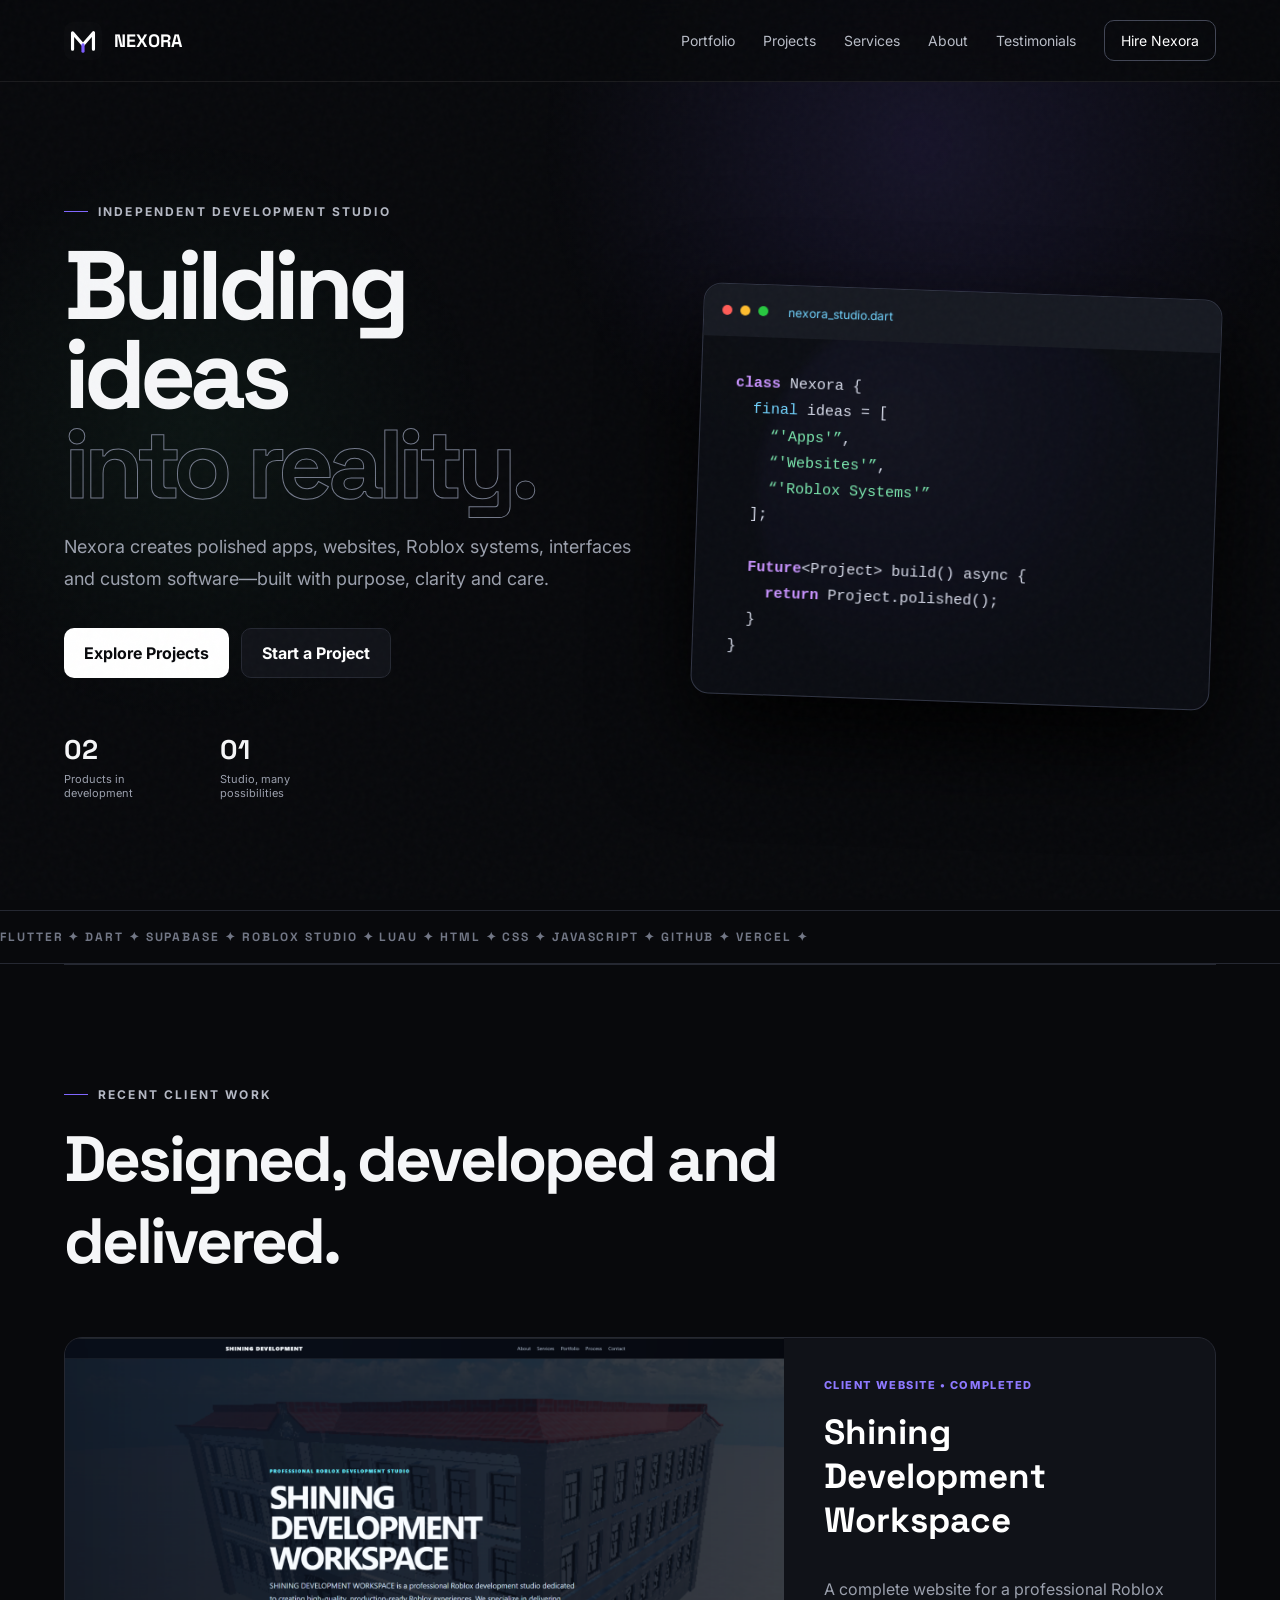
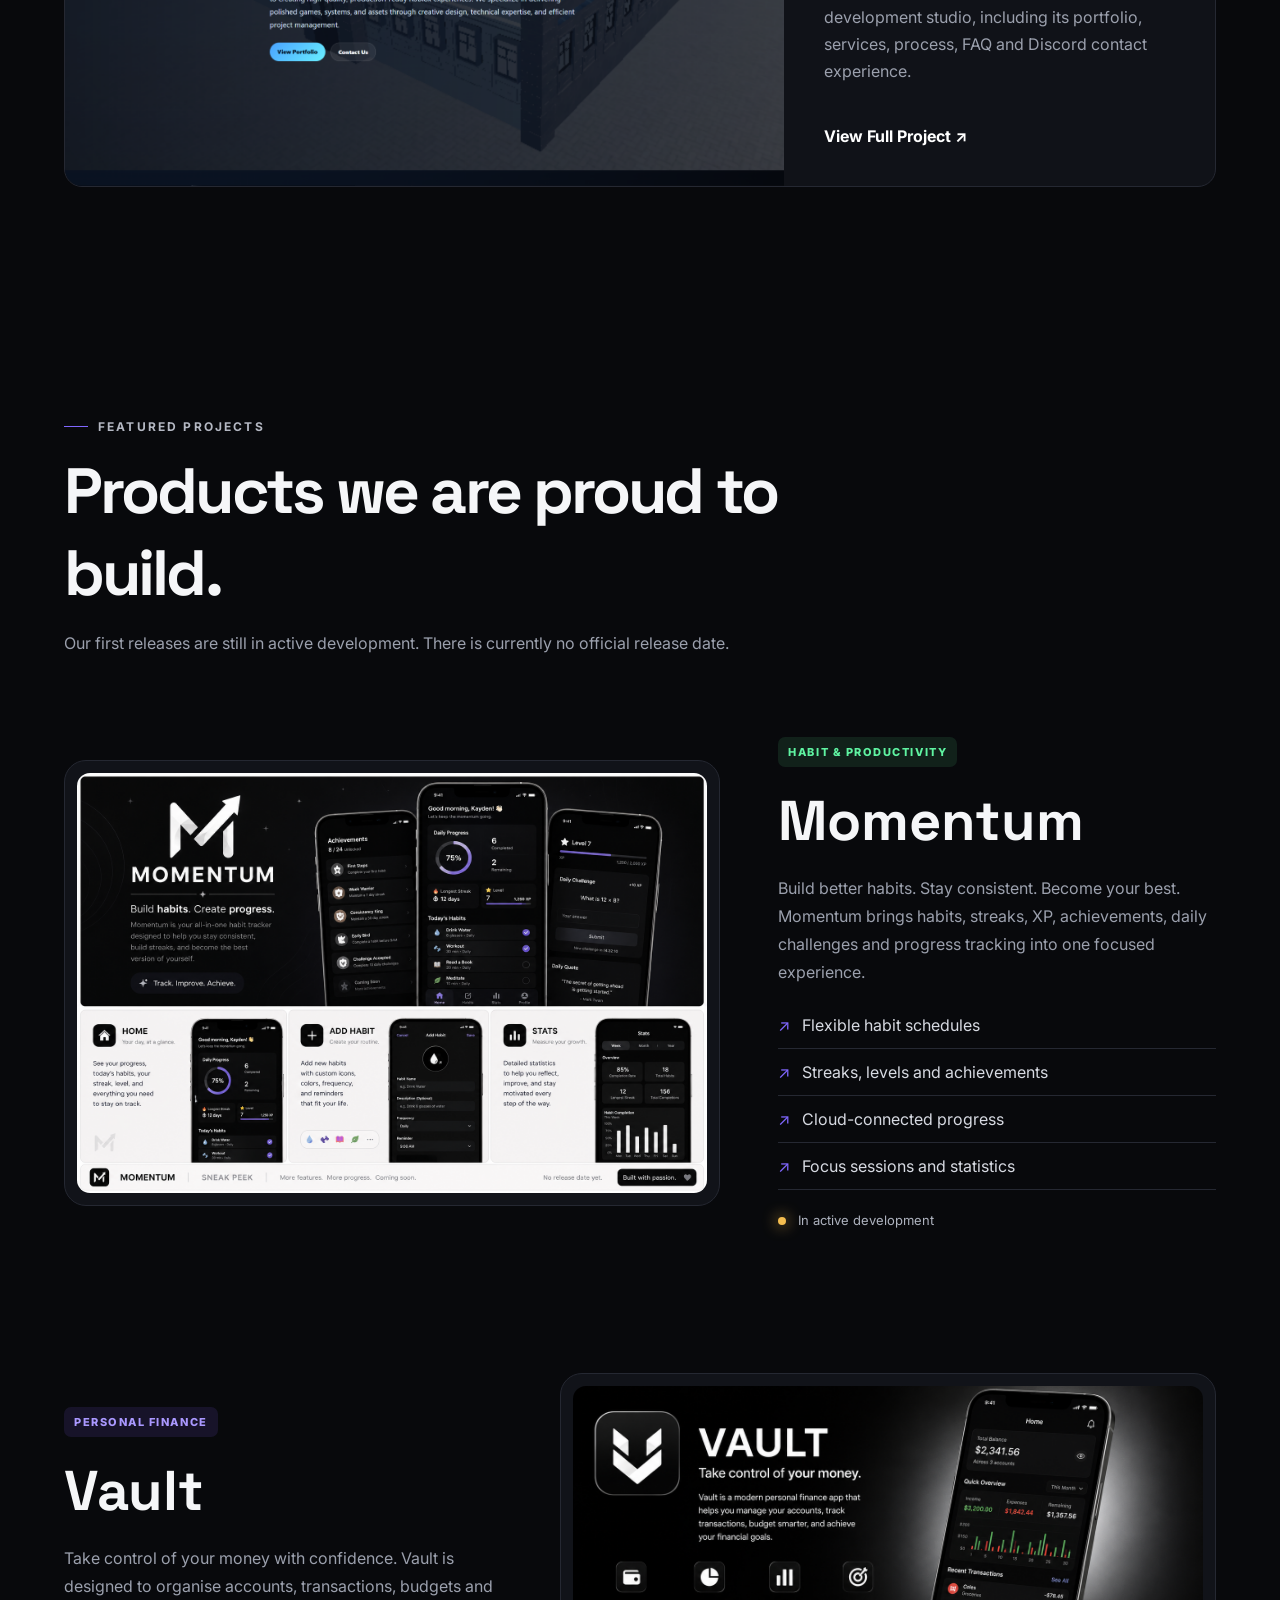
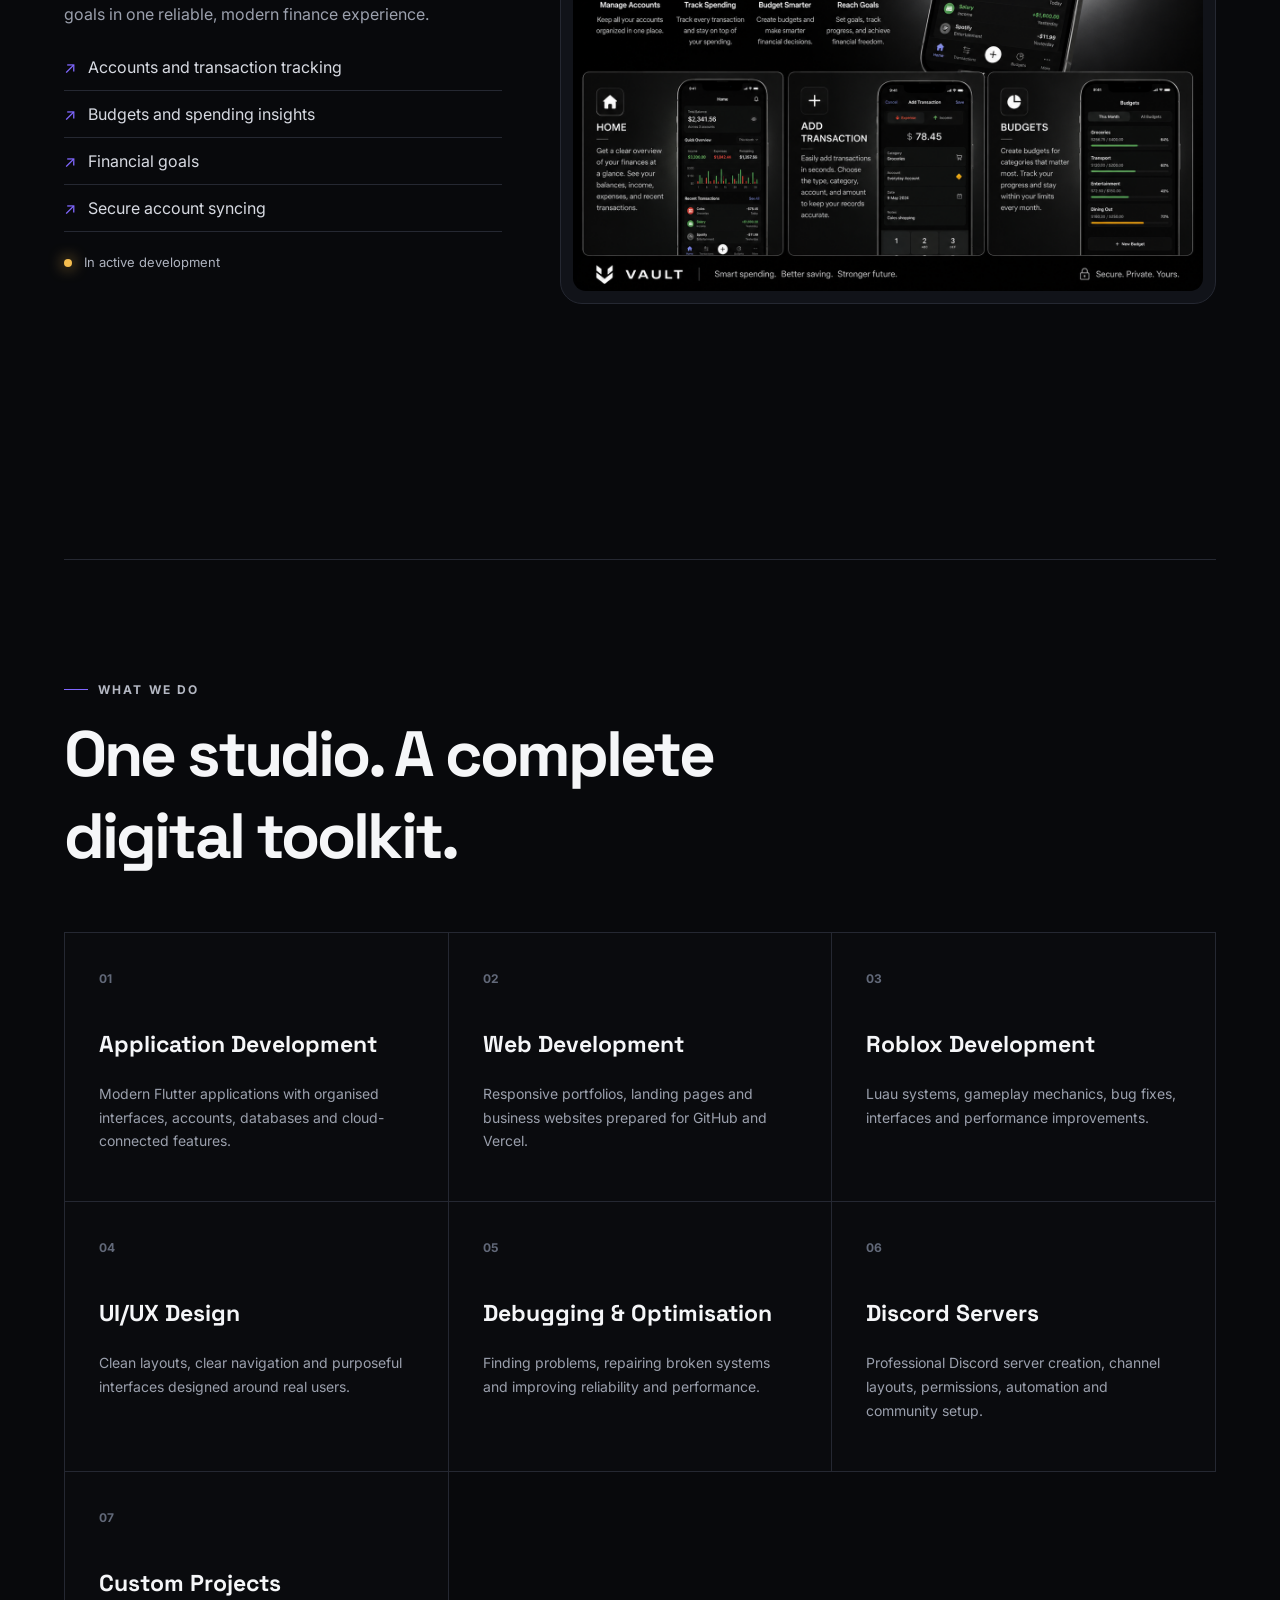
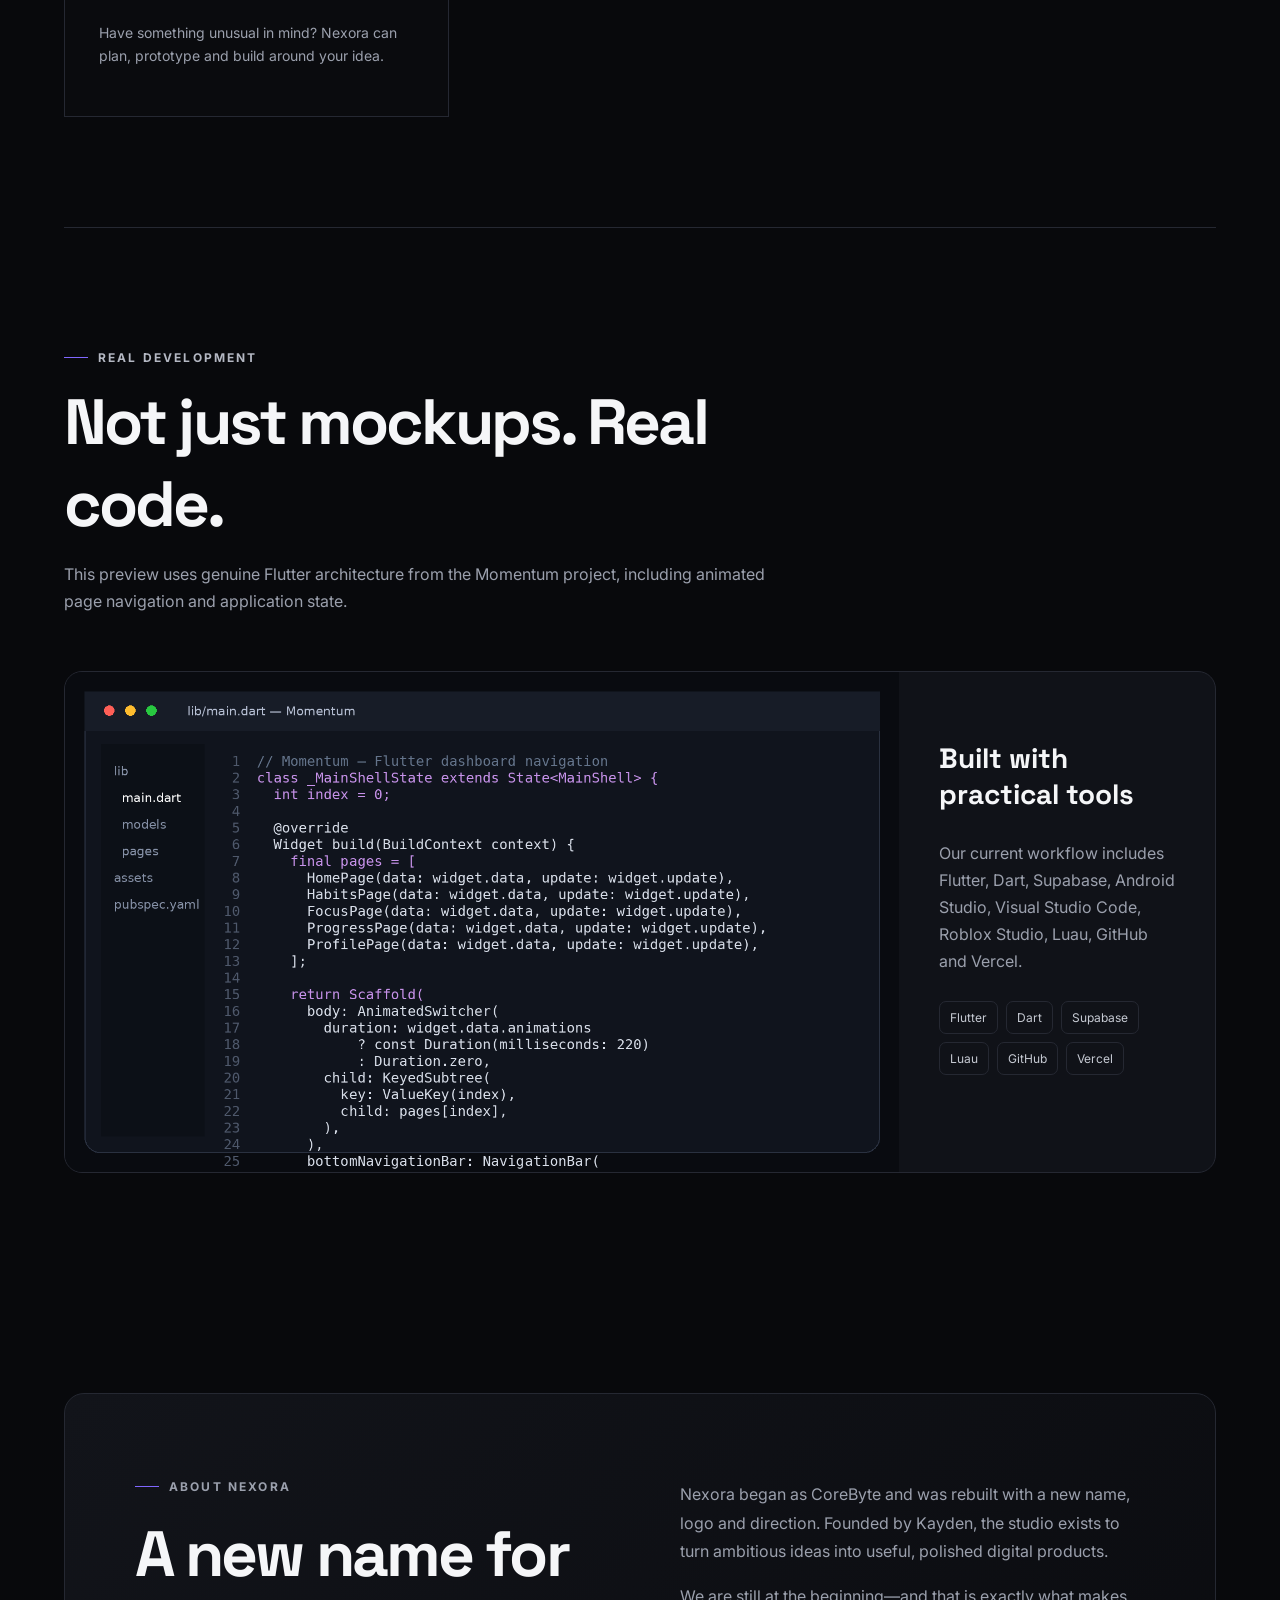
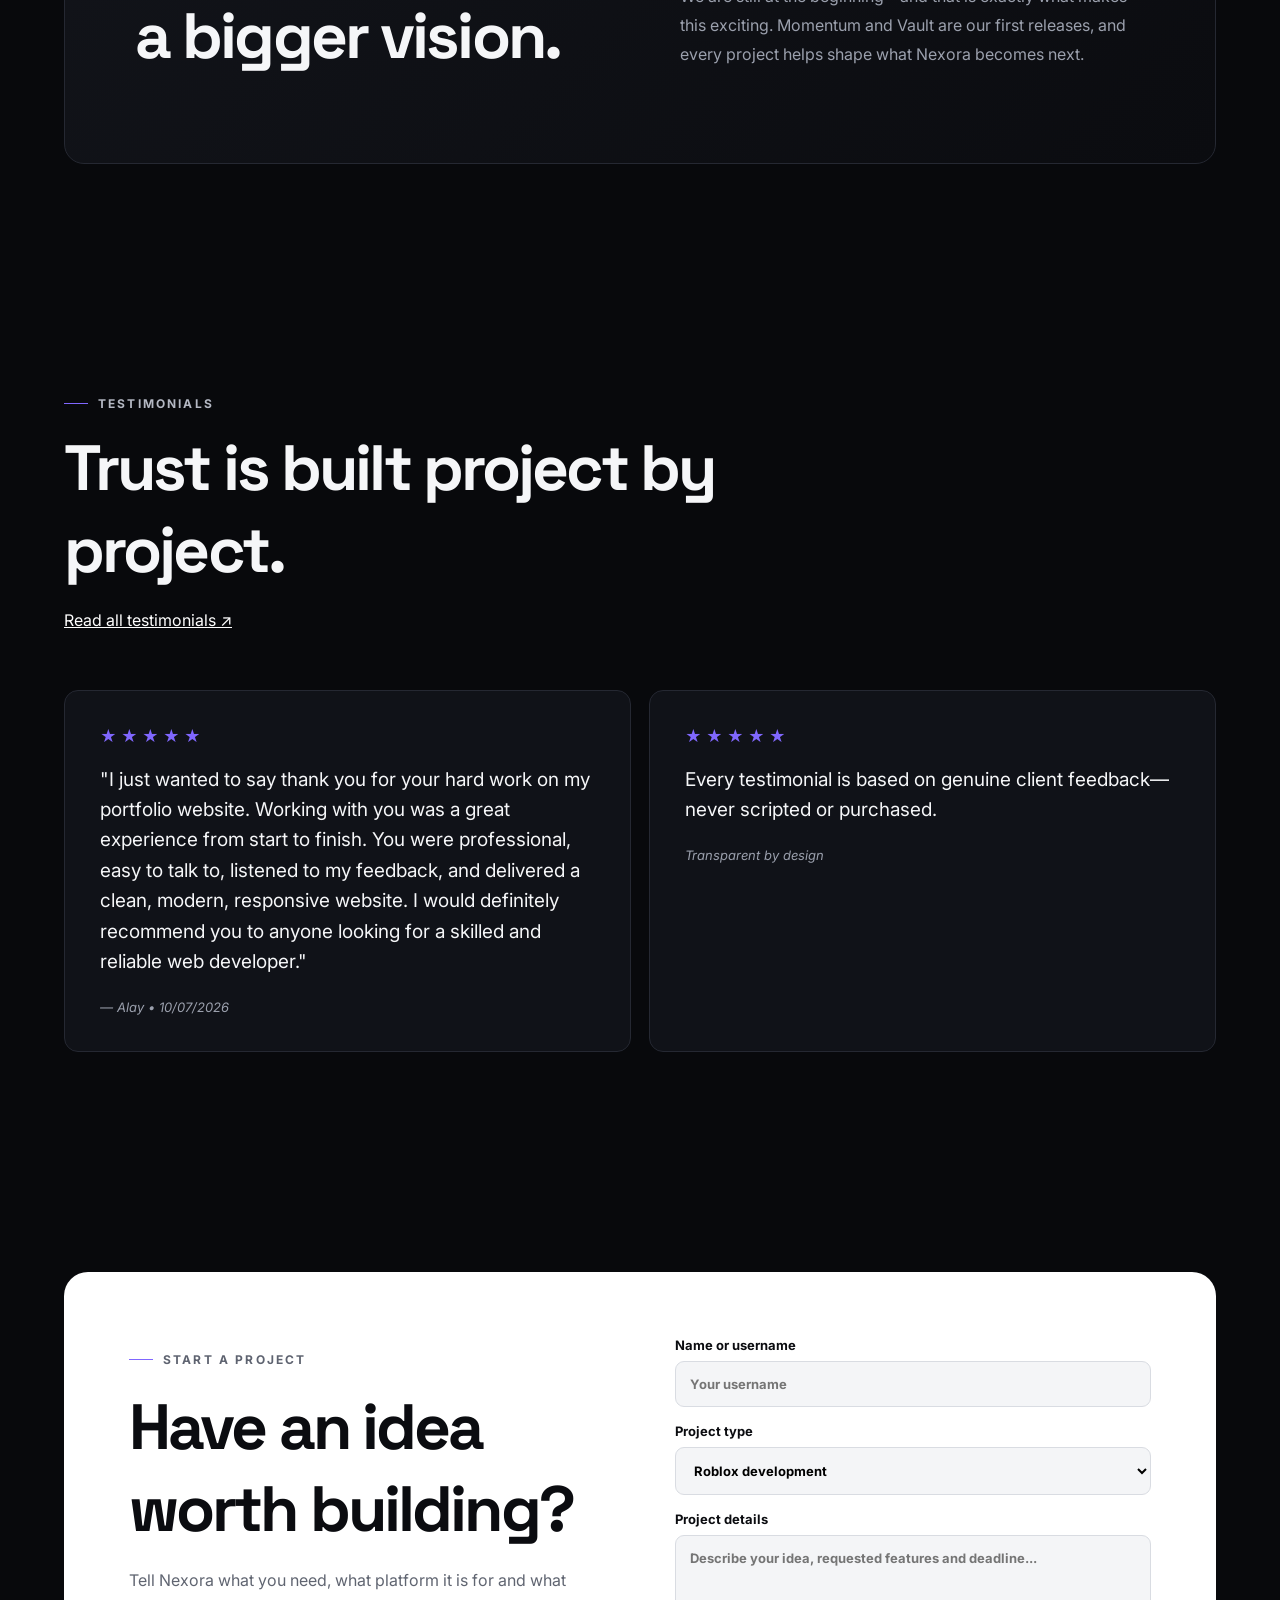
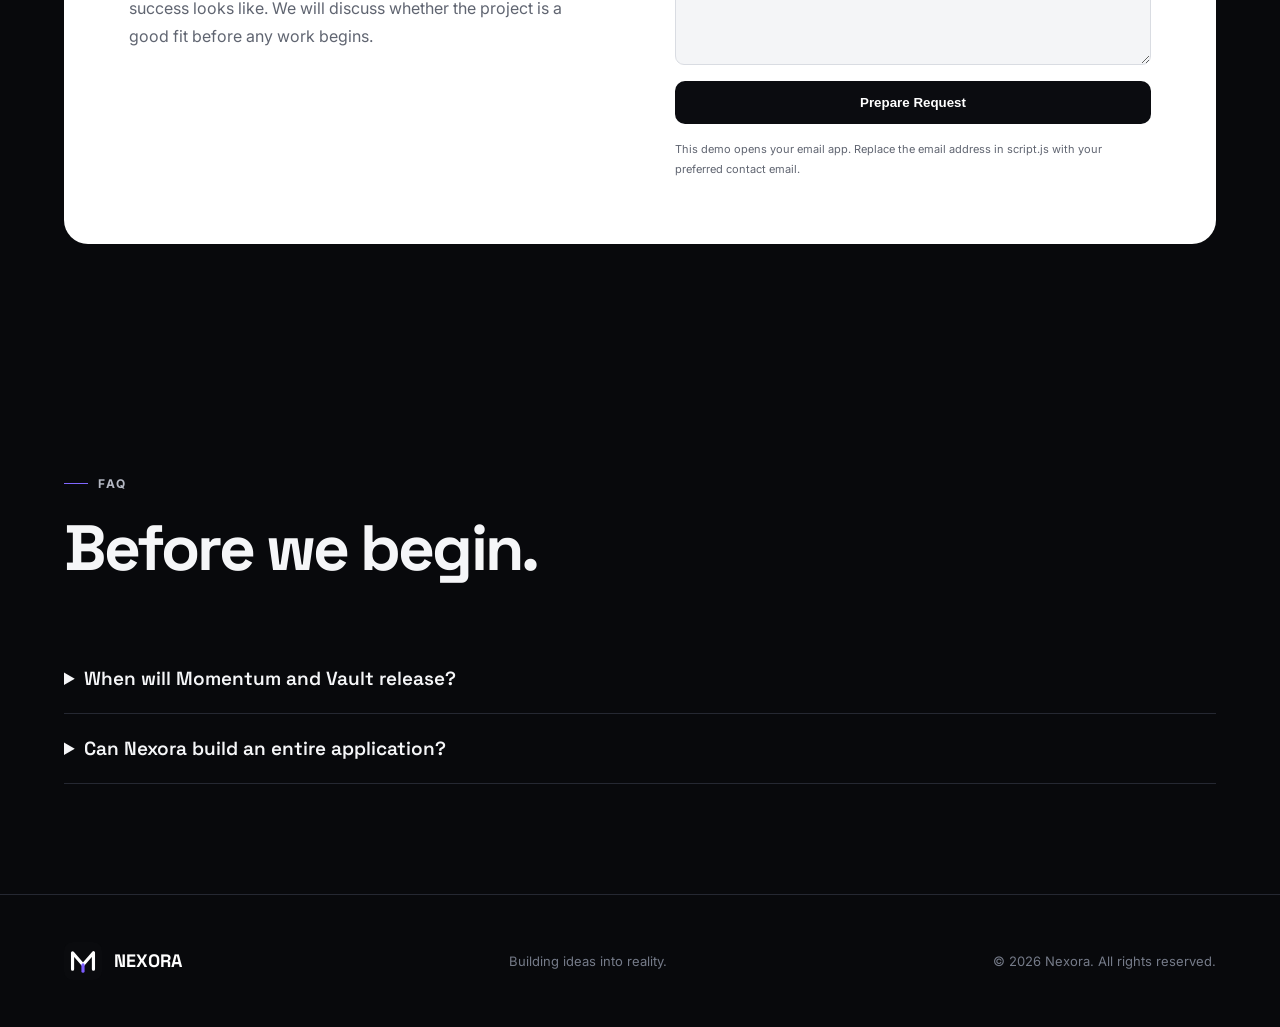
<file: index.html>
<!DOCTYPE html>
<html lang="en">
<head>
  <meta charset="UTF-8">
  <meta name="viewport" content="width=device-width, initial-scale=1.0">
  <meta name="description" content="Nexora builds modern apps, websites, Roblox systems and custom digital experiences.">
  <title>Nexora — Building Ideas Into Reality</title>
  <link rel="preconnect" href="https://fonts.googleapis.com">
  <link rel="preconnect" href="https://fonts.gstatic.com" crossorigin>
  <link href="https://fonts.googleapis.com/css2?family=Inter:wght@400;500;600;700;800&family=Space+Grotesk:wght@500;600;700&display=swap" rel="stylesheet">
  <link rel="stylesheet" href="styles.css">
</head>
<body>
  <div class="noise"></div>
  <header class="nav">
    <a class="brand" href="#home"><img src="assets/nexora-logo.svg" alt=""><span>NEXORA</span></a>
    <button class="menu" aria-label="Open menu">☰</button>
    <nav>
      <a href="portfolio.html">Portfolio</a><a href="projects.html">Projects</a><a href="#services">Services</a>
      <a href="#about">About</a><a href="testimonials.html">Testimonials</a>
      <a class="nav-cta" href="#contact">Hire Nexora</a>
    </nav>
  </header>

  <main>
    <section id="home" class="hero section">
      <div class="hero-copy reveal">
        <p class="eyebrow"><span></span> INDEPENDENT DEVELOPMENT STUDIO</p>
        <h1>Building ideas<br><em>into reality.</em></h1>
        <p class="lead">Nexora creates polished apps, websites, Roblox systems, interfaces and custom software—built with purpose, clarity and care.</p>
        <div class="actions"><a class="button primary" href="projects.html">Explore Projects</a><a class="button ghost" href="#contact">Start a Project</a></div>
        <div class="mini-stats"><div><strong>02</strong><span>Products in development</span></div><div><strong>01</strong><span>Studio, many possibilities</span></div></div>
      </div>
      <div class="hero-visual reveal">
        <div class="orb"></div>
        <div class="code-card">
          <div class="code-top"><i></i><i></i><i></i><span>nexora_studio.dart</span></div>
          <pre><code><b>class</b> Nexora {
  <span>final</span> ideas = [
    <q>'Apps'</q>,
    <q>'Websites'</q>,
    <q>'Roblox Systems'</q>
  ];

  <b>Future</b>&lt;Project&gt; build() async {
    <b>return</b> Project.polished();
  }
}</code></pre>
        </div>
      </div>
    </section>

    <section class="ticker"><div>FLUTTER ✦ DART ✦ SUPABASE ✦ ROBLOX STUDIO ✦ LUAU ✦ HTML ✦ CSS ✦ JAVASCRIPT ✦ GITHUB ✦ VERCEL ✦</div></section>

    <section class="section client-feature">
      <div class="section-head reveal"><p class="eyebrow"><span></span> RECENT CLIENT WORK</p><h2>Designed, developed and delivered.</h2></div>
      <a class="homepage-project reveal" href="project-shining-development.html">
        <div><img src="assets/shining-home.png" alt="Shining Development Workspace website"></div>
        <div><span>CLIENT WEBSITE • COMPLETED</span><h3>Shining Development Workspace</h3><p>A complete website for a professional Roblox development studio, including its portfolio, services, process, FAQ and Discord contact experience.</p><strong>View Full Project ↗</strong></div>
      </a>
    </section>

    <section id="projects" class="section projects">
      <div class="section-head reveal"><p class="eyebrow"><span></span> FEATURED PROJECTS</p><h2>Products we are proud to build.</h2><p>Our first releases are still in active development. There is currently no official release date.</p></div>

      <article class="project reveal">
        <div class="project-image"><img src="assets/momentum-gallery.png" alt="Momentum app interface preview"></div>
        <div class="project-copy"><div class="tag green">HABIT & PRODUCTIVITY</div><h3>Momentum</h3><p>Build better habits. Stay consistent. Become your best. Momentum brings habits, streaks, XP, achievements, daily challenges and progress tracking into one focused experience.</p>
          <ul><li>Flexible habit schedules</li><li>Streaks, levels and achievements</li><li>Cloud-connected progress</li><li>Focus sessions and statistics</li></ul>
          <div class="status"><span></span> In active development</div>
        </div>
      </article>

      <article class="project reverse reveal">
        <div class="project-image"><img src="assets/vault-showcase.png" alt="Vault finance app interface preview"></div>
        <div class="project-copy"><div class="tag purple">PERSONAL FINANCE</div><h3>Vault</h3><p>Take control of your money with confidence. Vault is designed to organise accounts, transactions, budgets and goals in one reliable, modern finance experience.</p>
          <ul><li>Accounts and transaction tracking</li><li>Budgets and spending insights</li><li>Financial goals</li><li>Secure account syncing</li></ul>
          <div class="status"><span></span> In active development</div>
        </div>
      </article>
    </section>

    <section id="services" class="section services">
      <div class="section-head reveal"><p class="eyebrow"><span></span> WHAT WE DO</p><h2>One studio. A complete digital toolkit.</h2></div>
      <div class="service-grid">
        <article class="reveal"><b>01</b><h3>Application Development</h3><p>Modern Flutter applications with organised interfaces, accounts, databases and cloud-connected features.</p></article>
        <article class="reveal"><b>02</b><h3>Web Development</h3><p>Responsive portfolios, landing pages and business websites prepared for GitHub and Vercel.</p></article>
        <article class="reveal"><b>03</b><h3>Roblox Development</h3><p>Luau systems, gameplay mechanics, bug fixes, interfaces and performance improvements.</p></article>
        <article class="reveal"><b>04</b><h3>UI/UX Design</h3><p>Clean layouts, clear navigation and purposeful interfaces designed around real users.</p></article>
        <article class="reveal"><b>05</b><h3>Debugging & Optimisation</h3><p>Finding problems, repairing broken systems and improving reliability and performance.</p></article>
        <article class="reveal"><b>06</b><h3>Discord Servers</h3><p>Professional Discord server creation, channel layouts, permissions, automation and community setup.</p></article>
        <article class="reveal"><b>07</b><h3>Custom Projects</h3><p>Have something unusual in mind? Nexora can plan, prototype and build around your idea.</p></article>
      </div>
    </section>

    <section id="code" class="section code-section">
      <div class="section-head reveal"><p class="eyebrow"><span></span> REAL DEVELOPMENT</p><h2>Not just mockups. Real code.</h2><p>This preview uses genuine Flutter architecture from the Momentum project, including animated page navigation and application state.</p></div>
      <div class="code-showcase reveal"><img src="assets/real-code.png" alt="Actual Momentum Flutter code"><div class="code-notes"><h3>Built with practical tools</h3><p>Our current workflow includes Flutter, Dart, Supabase, Android Studio, Visual Studio Code, Roblox Studio, Luau, GitHub and Vercel.</p><div class="chips"><span>Flutter</span><span>Dart</span><span>Supabase</span><span>Luau</span><span>GitHub</span><span>Vercel</span></div></div></div>
    </section>

    <section id="about" class="section about">
      <div class="about-card reveal"><div><p class="eyebrow"><span></span> ABOUT NEXORA</p><h2>A new name for a bigger vision.</h2></div><div><p>Nexora began as CoreByte and was rebuilt with a new name, logo and direction. Founded by Kayden, the studio exists to turn ambitious ideas into useful, polished digital products.</p><p>We are still at the beginning—and that is exactly what makes this exciting. Momentum and Vault are our first releases, and every project helps shape what Nexora becomes next.</p></div></div>
    </section>

    <section id="reviews" class="section reviews">
      <div class="section-head reveal"><p class="eyebrow"><span></span> TESTIMONIALS</p><h2>Trust is built project by project.</h2><p><a href="testimonials.html" style="color:#fff">Read all testimonials ↗</a></p></div>
      <div class="review-grid">
        <blockquote class="reveal"><div>★★★★★</div><p>"I just wanted to say thank you for your hard work on my portfolio website. Working with you was a great experience from start to finish. You were professional, easy to talk to, listened to my feedback, and delivered a clean, modern, responsive website. I would definitely recommend you to anyone looking for a skilled and reliable web developer."</p><cite>— Alay • 10/07/2026</cite></blockquote>
        <blockquote class="reveal"><div>★★★★★</div><p>Every testimonial is based on genuine client feedback—never scripted or purchased.</p><cite>Transparent by design</cite></blockquote>
      </div>
    </section>

    <section id="contact" class="section contact">
      <div class="contact-panel reveal">
        <div><p class="eyebrow"><span></span> START A PROJECT</p><h2>Have an idea worth building?</h2><p>Tell Nexora what you need, what platform it is for and what success looks like. We will discuss whether the project is a good fit before any work begins.</p></div>
        <form id="contactForm">
          <label>Name or username<input required name="name" placeholder="Your username"></label>
          <label>Project type<select name="type"><option>Roblox development</option><option>Website</option><option>Application</option><option>Bug fixing</option><option>UI/UX design</option><option>Other</option></select></label>
          <label>Project details<textarea required name="details" placeholder="Describe your idea, requested features and deadline..."></textarea></label>
          <button class="button primary" type="submit">Prepare Request</button>
          <p class="form-note">This demo opens your email app. Replace the email address in script.js with your preferred contact email.</p>
        </form>
      </div>
    </section>

    <section class="section faq">
      <div class="section-head reveal"><p class="eyebrow"><span></span> FAQ</p><h2>Before we begin.</h2></div>
      <details><summary>When will Momentum and Vault release?</summary><p>Neither app currently has an official release date. They will be announced when they are polished and ready.</p></details>
      <details><summary>Can Nexora build an entire application?</summary><p>Application projects can be discussed, but they are excluded from the free portfolio offer because they require considerably more development time.</p></details>
    </section>
  </main>

  <footer><a class="brand" href="#home"><img src="assets/nexora-logo.svg" alt=""><span>NEXORA</span></a><p>Building ideas into reality.</p><p>© <span id="year"></span> Nexora. All rights reserved.</p></footer>
  <script src="script.js"></script>
</body>
</html>
</file>
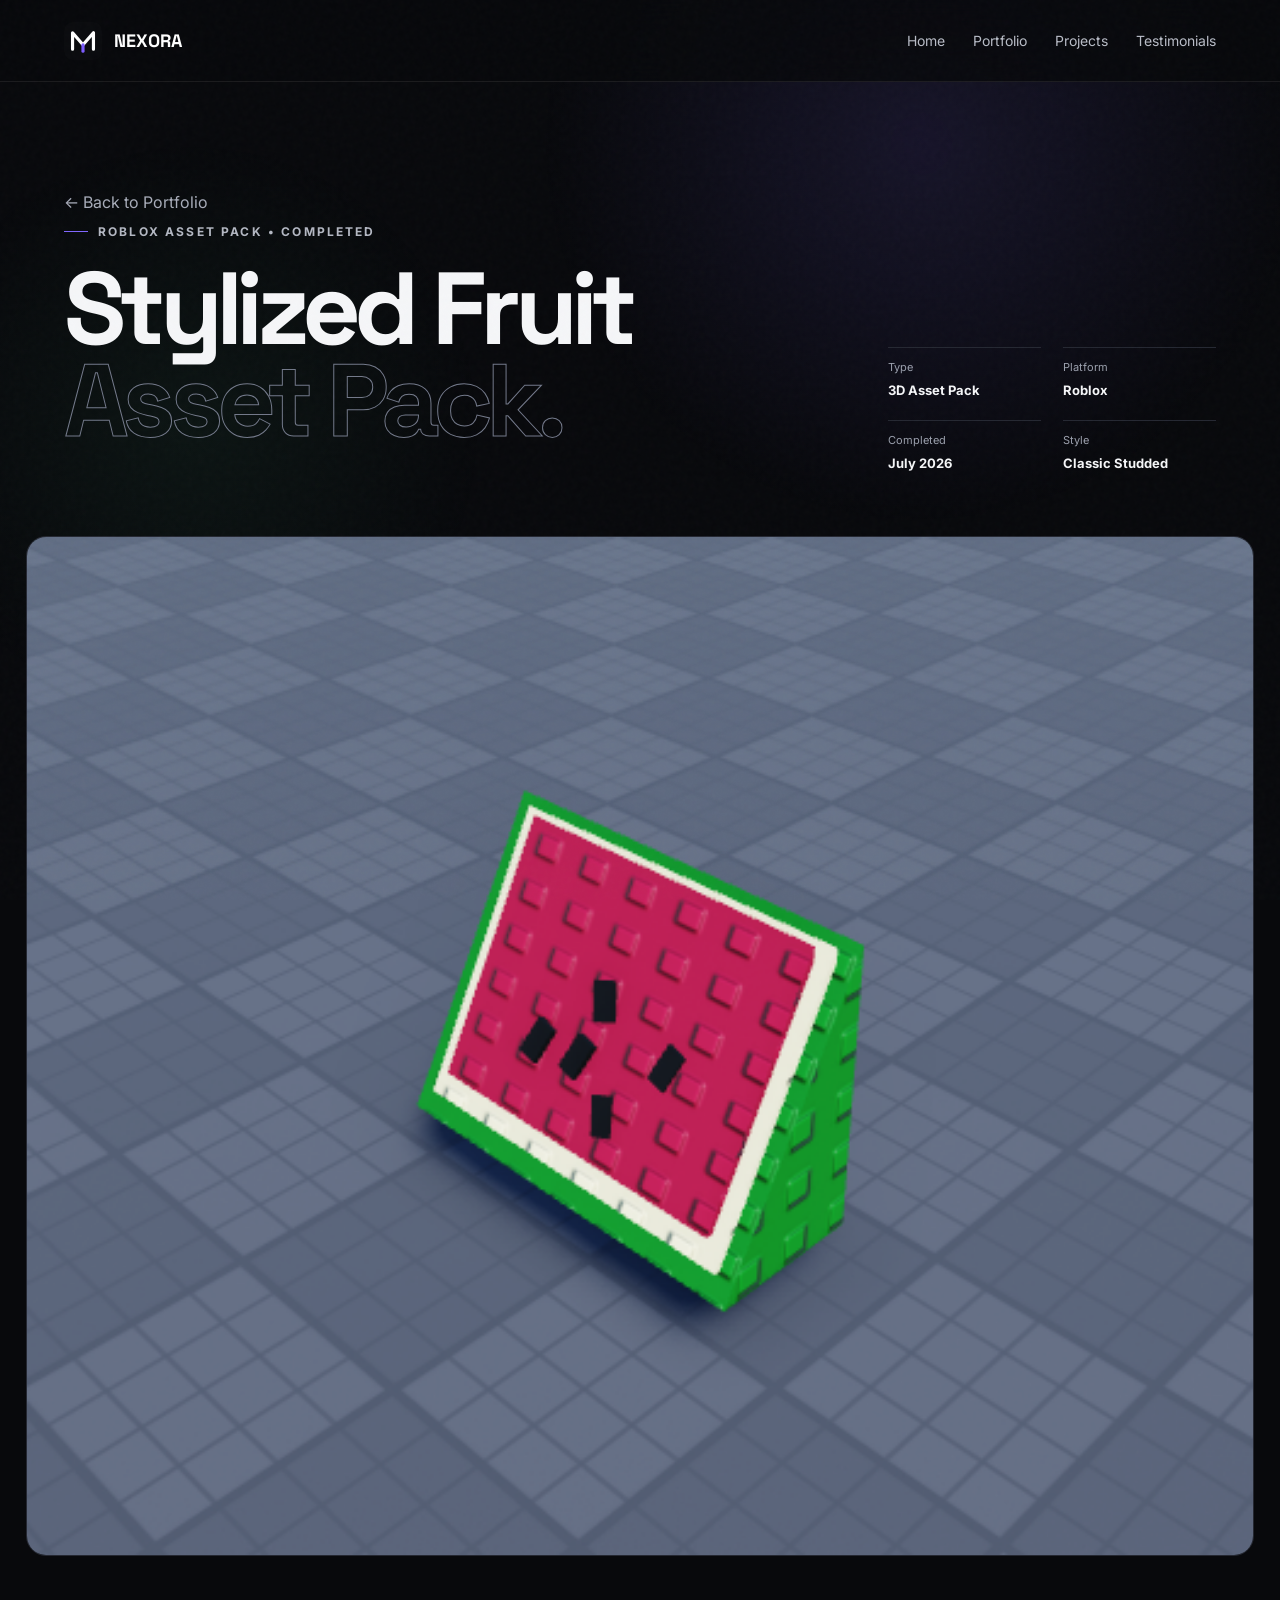
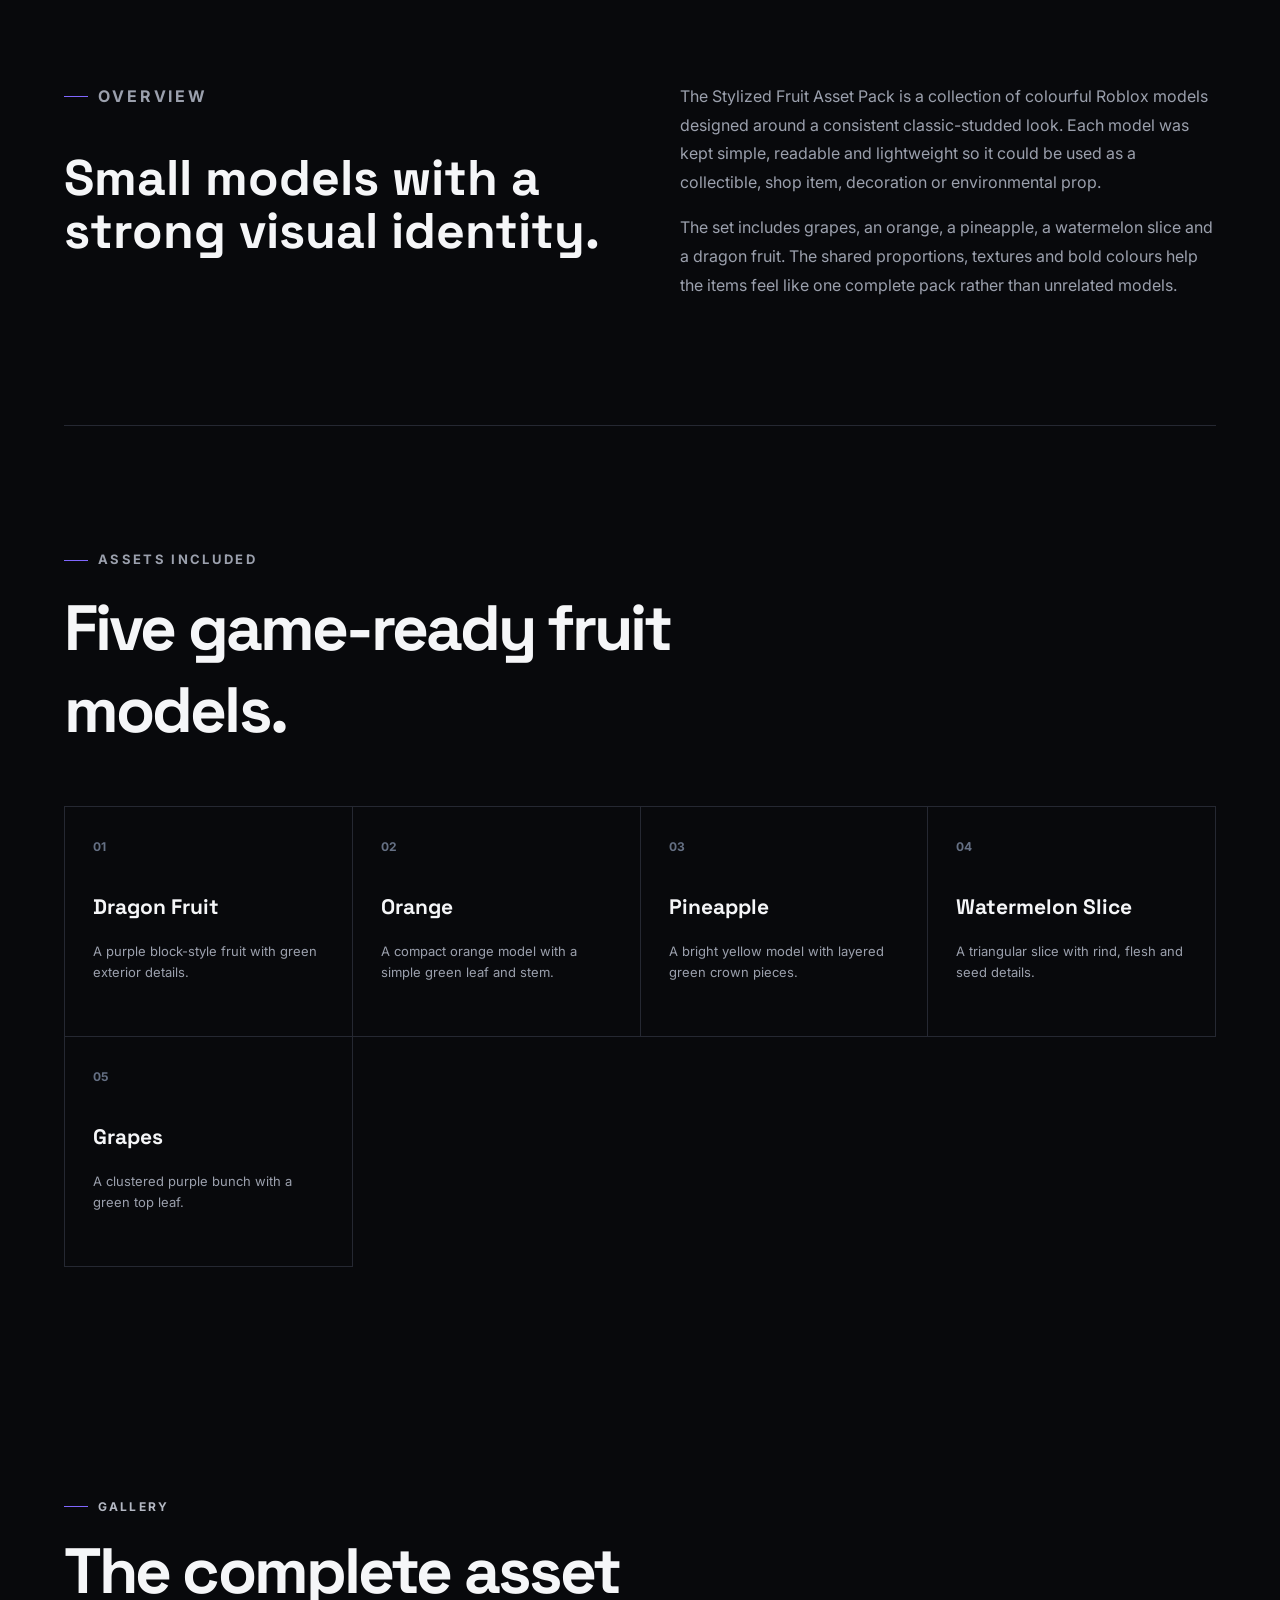
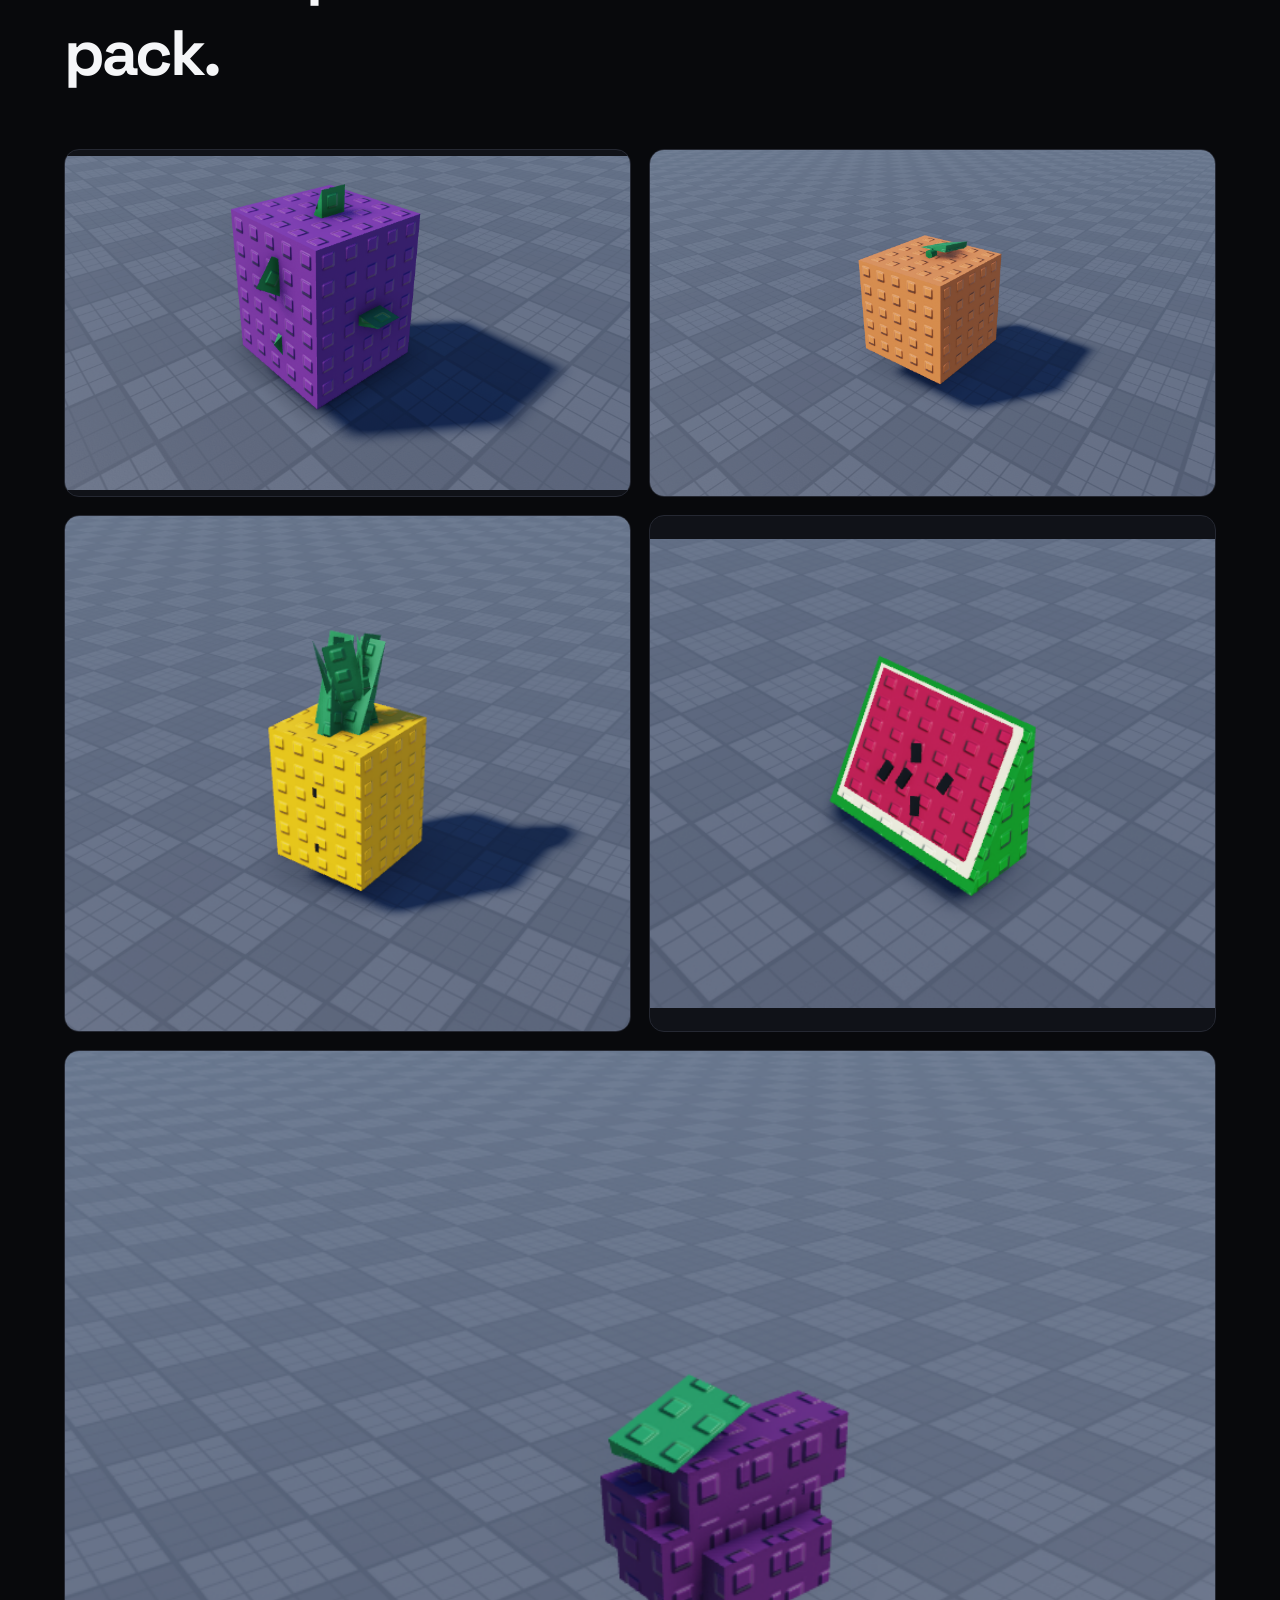
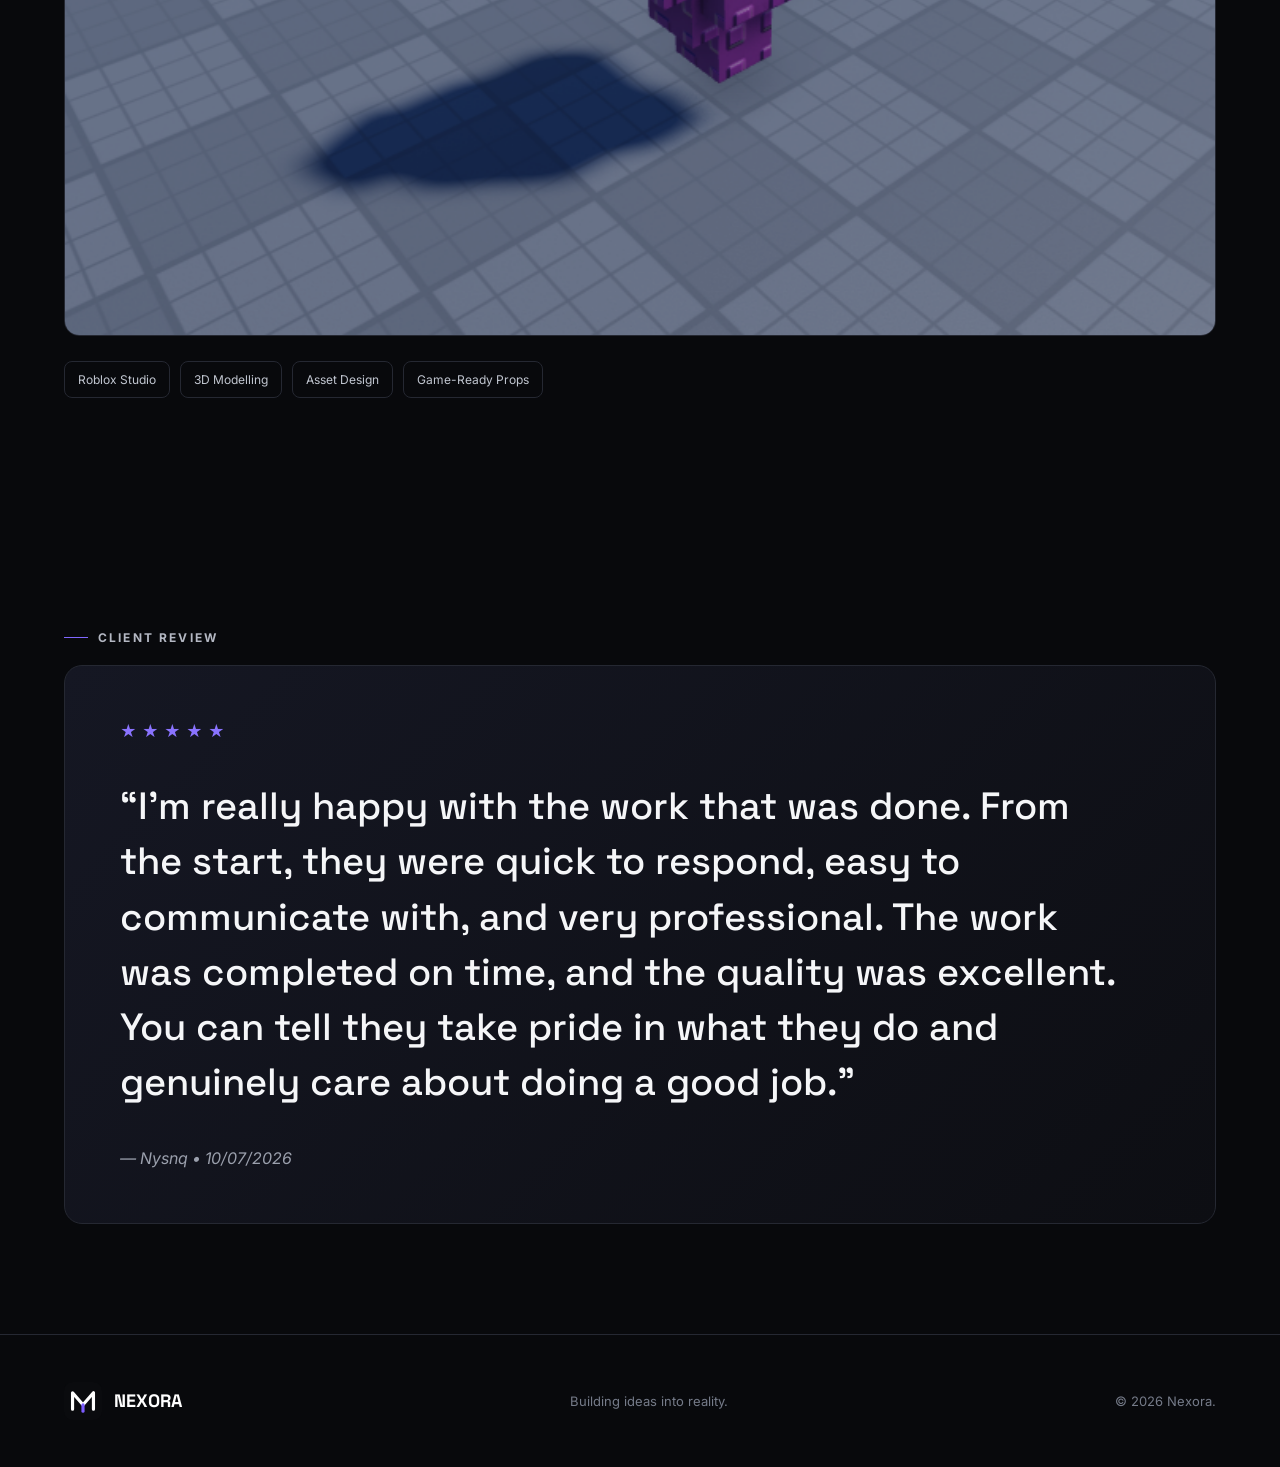
<file: portfolio-fruit-pack.html>
<!DOCTYPE html>
<html lang="en">
<head>
  <meta charset="UTF-8"><meta name="viewport" content="width=device-width,initial-scale=1">
  <meta name="description" content="Stylized Fruit Asset Pack by Nexora.">
  <title>Stylized Fruit Asset Pack — Nexora Portfolio</title>
  <link rel="preconnect" href="https://fonts.googleapis.com">
  <link rel="preconnect" href="https://fonts.gstatic.com" crossorigin>
  <link href="https://fonts.googleapis.com/css2?family=Inter:wght@400;500;600;700;800&family=Space+Grotesk:wght@500;600;700&display=swap" rel="stylesheet">
  <link rel="stylesheet" href="styles.css"><link rel="stylesheet" href="portfolio.css">
</head>
<body>
<div class="noise"></div>
<header class="nav">
  <a class="brand" href="index.html"><img src="assets/nexora-logo.svg" alt=""><span>NEXORA</span></a>
  <button class="menu" aria-label="Open menu">☰</button>
  <nav><a href="index.html">Home</a><a href="portfolio.html">Portfolio</a><a href="projects.html">Projects</a><a href="testimonials.html">Testimonials</a></nav>
</header>
<main>
<section class="project-hero section">
  <a class="back-link" href="portfolio.html">← Back to Portfolio</a>
  <div class="project-title-row">
    <div><p class="eyebrow"><span></span> ROBLOX ASSET PACK • COMPLETED</p><h1>Stylized Fruit<br><em>Asset Pack.</em></h1></div>
    <div class="project-meta"><div><span>Type</span><strong>3D Asset Pack</strong></div><div><span>Platform</span><strong>Roblox</strong></div><div><span>Completed</span><strong>July 2026</strong></div><div><span>Style</span><strong>Classic Studded</strong></div></div>
  </div>
</section>

<section class="wide-showcase">
  <img src="assets/fruit-watermelon.png" alt="Stylized watermelon model">
</section>

<section class="section project-overview">
  <div><p class="eyebrow"><span></span> OVERVIEW</p><h2>Small models with a strong visual identity.</h2></div>
  <div><p>The Stylized Fruit Asset Pack is a collection of colourful Roblox models designed around a consistent classic-studded look. Each model was kept simple, readable and lightweight so it could be used as a collectible, shop item, decoration or environmental prop.</p>
  <p>The set includes grapes, an orange, a pineapple, a watermelon slice and a dragon fruit. The shared proportions, textures and bold colours help the items feel like one complete pack rather than unrelated models.</p></div>
</section>

<section class="section deliverables">
  <div class="section-head"><p class="eyebrow"><span></span> ASSETS INCLUDED</p><h2>Five game-ready fruit models.</h2></div>
  <div class="deliverables-grid">
    <article><b>01</b><h3>Dragon Fruit</h3><p>A purple block-style fruit with green exterior details.</p></article>
    <article><b>02</b><h3>Orange</h3><p>A compact orange model with a simple green leaf and stem.</p></article>
    <article><b>03</b><h3>Pineapple</h3><p>A bright yellow model with layered green crown pieces.</p></article>
    <article><b>04</b><h3>Watermelon Slice</h3><p>A triangular slice with rind, flesh and seed details.</p></article>
    <article><b>05</b><h3>Grapes</h3><p>A clustered purple bunch with a green top leaf.</p></article>
  </div>
</section>

<section class="section media-section">
  <div class="section-head"><p class="eyebrow"><span></span> GALLERY</p><h2>The complete asset pack.</h2></div>
  <div class="media-grid">
    <button class="media-item" data-full="assets/fruit-dragon.png"><img src="assets/fruit-dragon.png" alt="Dragon fruit model"></button>
    <button class="media-item" data-full="assets/fruit-orange.png"><img src="assets/fruit-orange.png" alt="Orange model"></button>
    <button class="media-item" data-full="assets/fruit-pineapple.png"><img src="assets/fruit-pineapple.png" alt="Pineapple model"></button>
    <button class="media-item" data-full="assets/fruit-watermelon.png"><img src="assets/fruit-watermelon.png" alt="Watermelon model"></button>
    <button class="media-item large" data-full="assets/fruit-grapes.png"><img src="assets/fruit-grapes.png" alt="Grapes model"></button>
  </div>
  <div class="tech-row"><span>Roblox Studio</span><span>3D Modelling</span><span>Asset Design</span><span>Game-Ready Props</span></div>
</section>

<section class="section project-review">
  <p class="eyebrow"><span></span> CLIENT REVIEW</p>
  <blockquote><div>★★★★★</div><p>“I’m really happy with the work that was done. From the start, they were quick to respond, easy to communicate with, and very professional. The work was completed on time, and the quality was excellent. You can tell they take pride in what they do and genuinely care about doing a good job.”</p><cite>— Nysnq • 10/07/2026</cite></blockquote>
</section>
</main>

<div class="lightbox" id="lightbox"><button aria-label="Close">×</button><img alt="Expanded portfolio media"></div>
<footer><a class="brand" href="index.html"><img src="assets/nexora-logo.svg" alt=""><span>NEXORA</span></a><p>Building ideas into reality.</p><p>© <span id="year"></span> Nexora.</p></footer>
<script src="script.js"></script><script src="portfolio.js"></script>
</body></html>
</file>
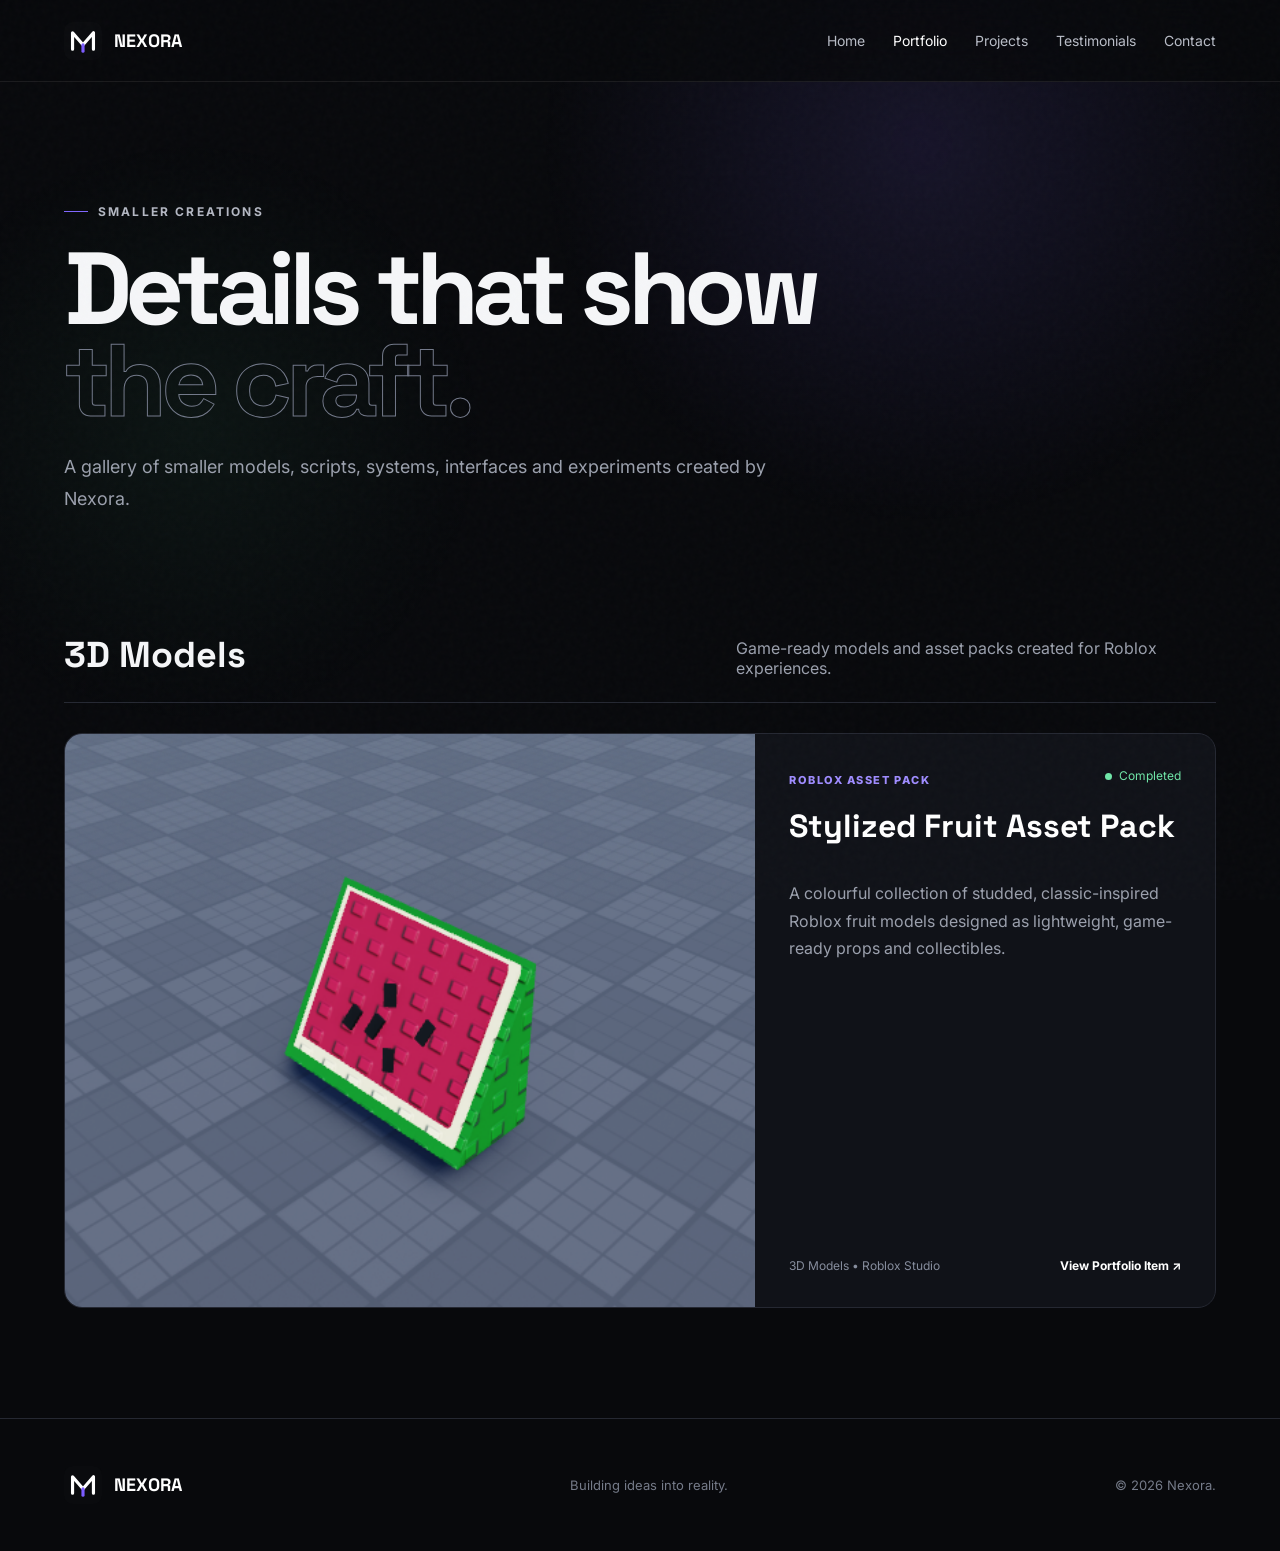
<file: portfolio.html>
<!DOCTYPE html>
<html lang="en">
<head>
  <meta charset="UTF-8"><meta name="viewport" content="width=device-width,initial-scale=1">
  <meta name="description" content="Browse Nexora's smaller scripts, models, systems and design work.">
  <title>Portfolio — Nexora</title>
  <link rel="preconnect" href="https://fonts.googleapis.com">
  <link rel="preconnect" href="https://fonts.gstatic.com" crossorigin>
  <link href="https://fonts.googleapis.com/css2?family=Inter:wght@400;500;600;700;800&family=Space+Grotesk:wght@500;600;700&display=swap" rel="stylesheet">
  <link rel="stylesheet" href="styles.css"><link rel="stylesheet" href="portfolio.css">
</head>
<body>
<div class="noise"></div>
<header class="nav">
  <a class="brand" href="index.html"><img src="assets/nexora-logo.svg" alt=""><span>NEXORA</span></a>
  <button class="menu" aria-label="Open menu">☰</button>
  <nav><a href="index.html">Home</a><a class="active" href="portfolio.html">Portfolio</a><a href="projects.html">Projects</a><a href="testimonials.html">Testimonials</a><a href="index.html#contact">Contact</a></nav>
</header>
<main>
<section class="portfolio-hero section">
  <p class="eyebrow"><span></span> SMALLER CREATIONS</p>
  <h1>Details that show<br><em>the craft.</em></h1>
  <p class="lead">A gallery of smaller models, scripts, systems, interfaces and experiments created by Nexora.</p>
</section>

<section class="section project-library">
  <div class="library-head"><h2>3D Models</h2><p>Game-ready models and asset packs created for Roblox experiences.</p></div>

  <div class="portfolio-grid">
    <a class="portfolio-card featured" href="portfolio-fruit-pack.html">
      <div class="portfolio-thumb"><img src="assets/fruit-watermelon.png" alt="Stylized Fruit Asset Pack"></div>
      <div class="portfolio-info">
        <div><span class="project-type">ROBLOX ASSET PACK</span><span class="complete-dot">Completed</span></div>
        <h3>Stylized Fruit Asset Pack</h3>
        <p>A colourful collection of studded, classic-inspired Roblox fruit models designed as lightweight, game-ready props and collectibles.</p>
        <div class="card-footer"><span>3D Models • Roblox Studio</span><strong>View Portfolio Item ↗</strong></div>
      </div>
    </a>
  </div>
</section>
</main>
<footer><a class="brand" href="index.html"><img src="assets/nexora-logo.svg" alt=""><span>NEXORA</span></a><p>Building ideas into reality.</p><p>© <span id="year"></span> Nexora.</p></footer>
<script src="script.js"></script>
</body></html>
</file>
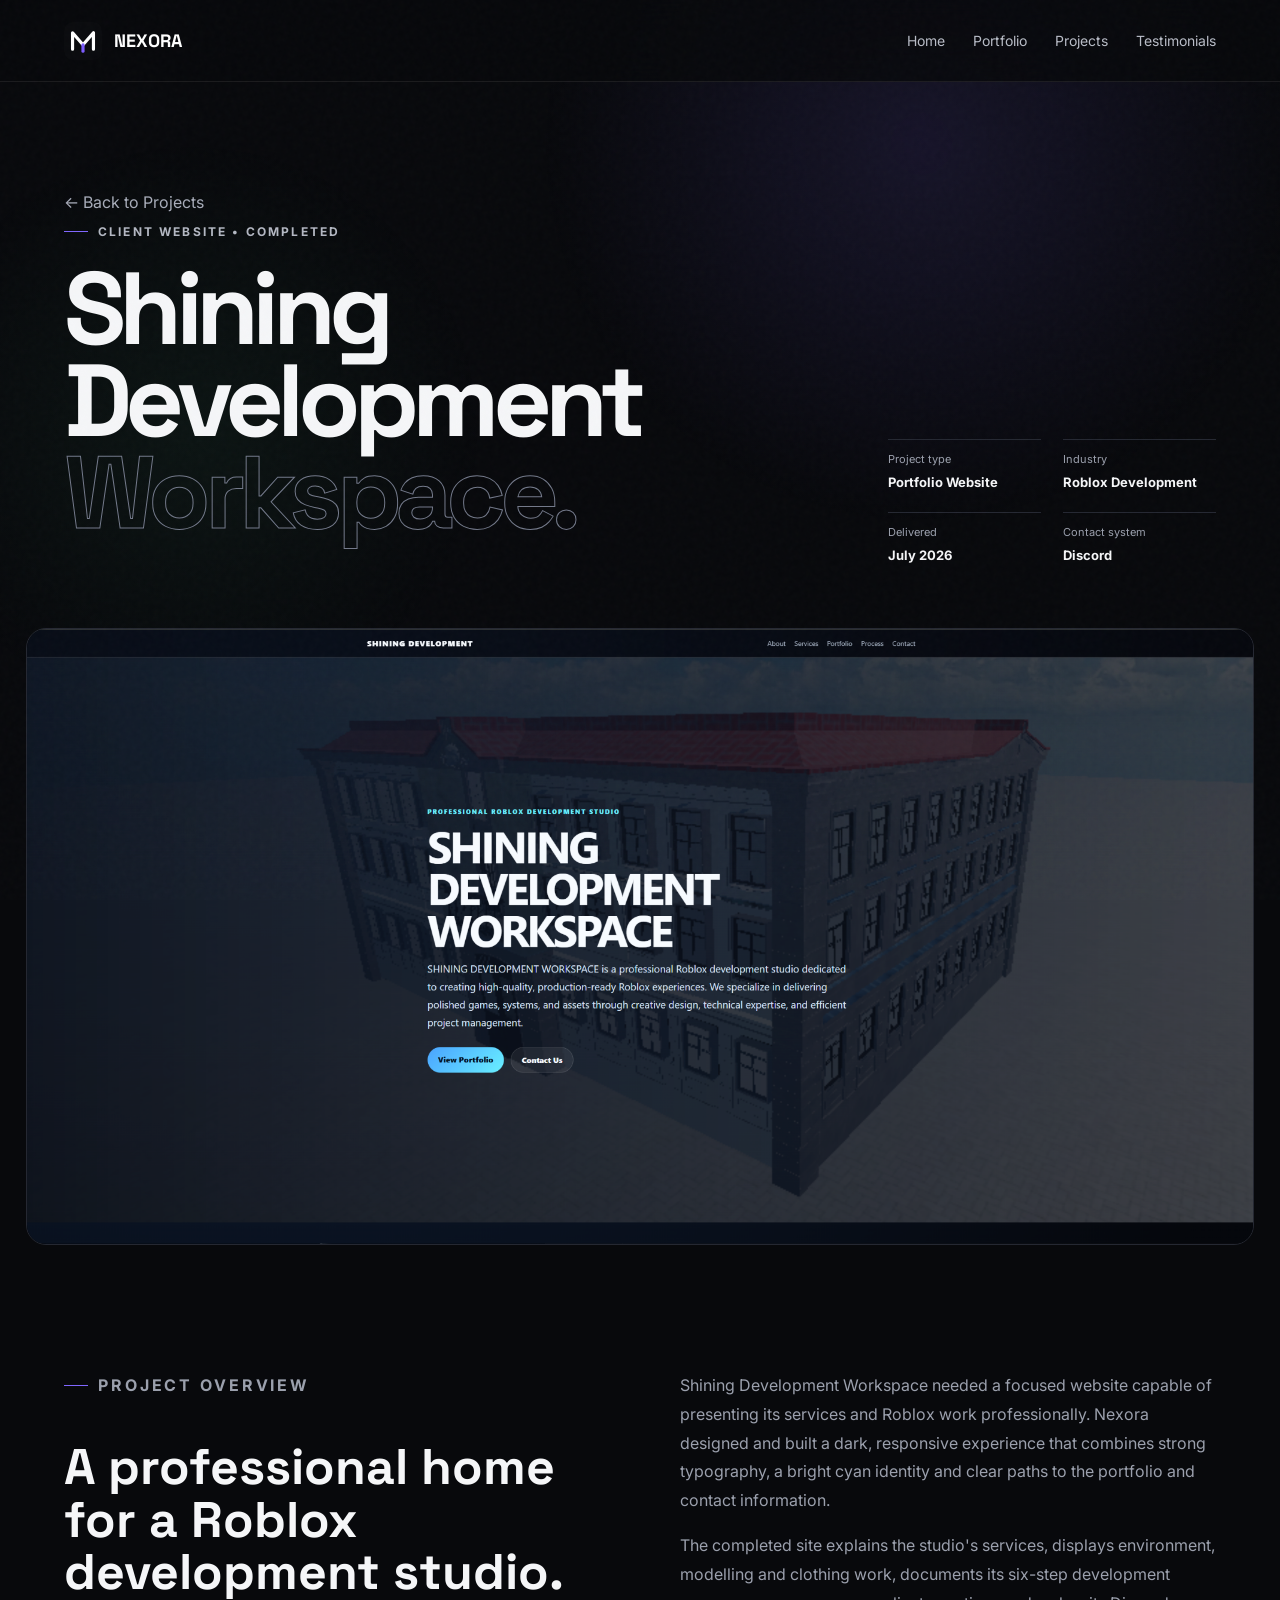
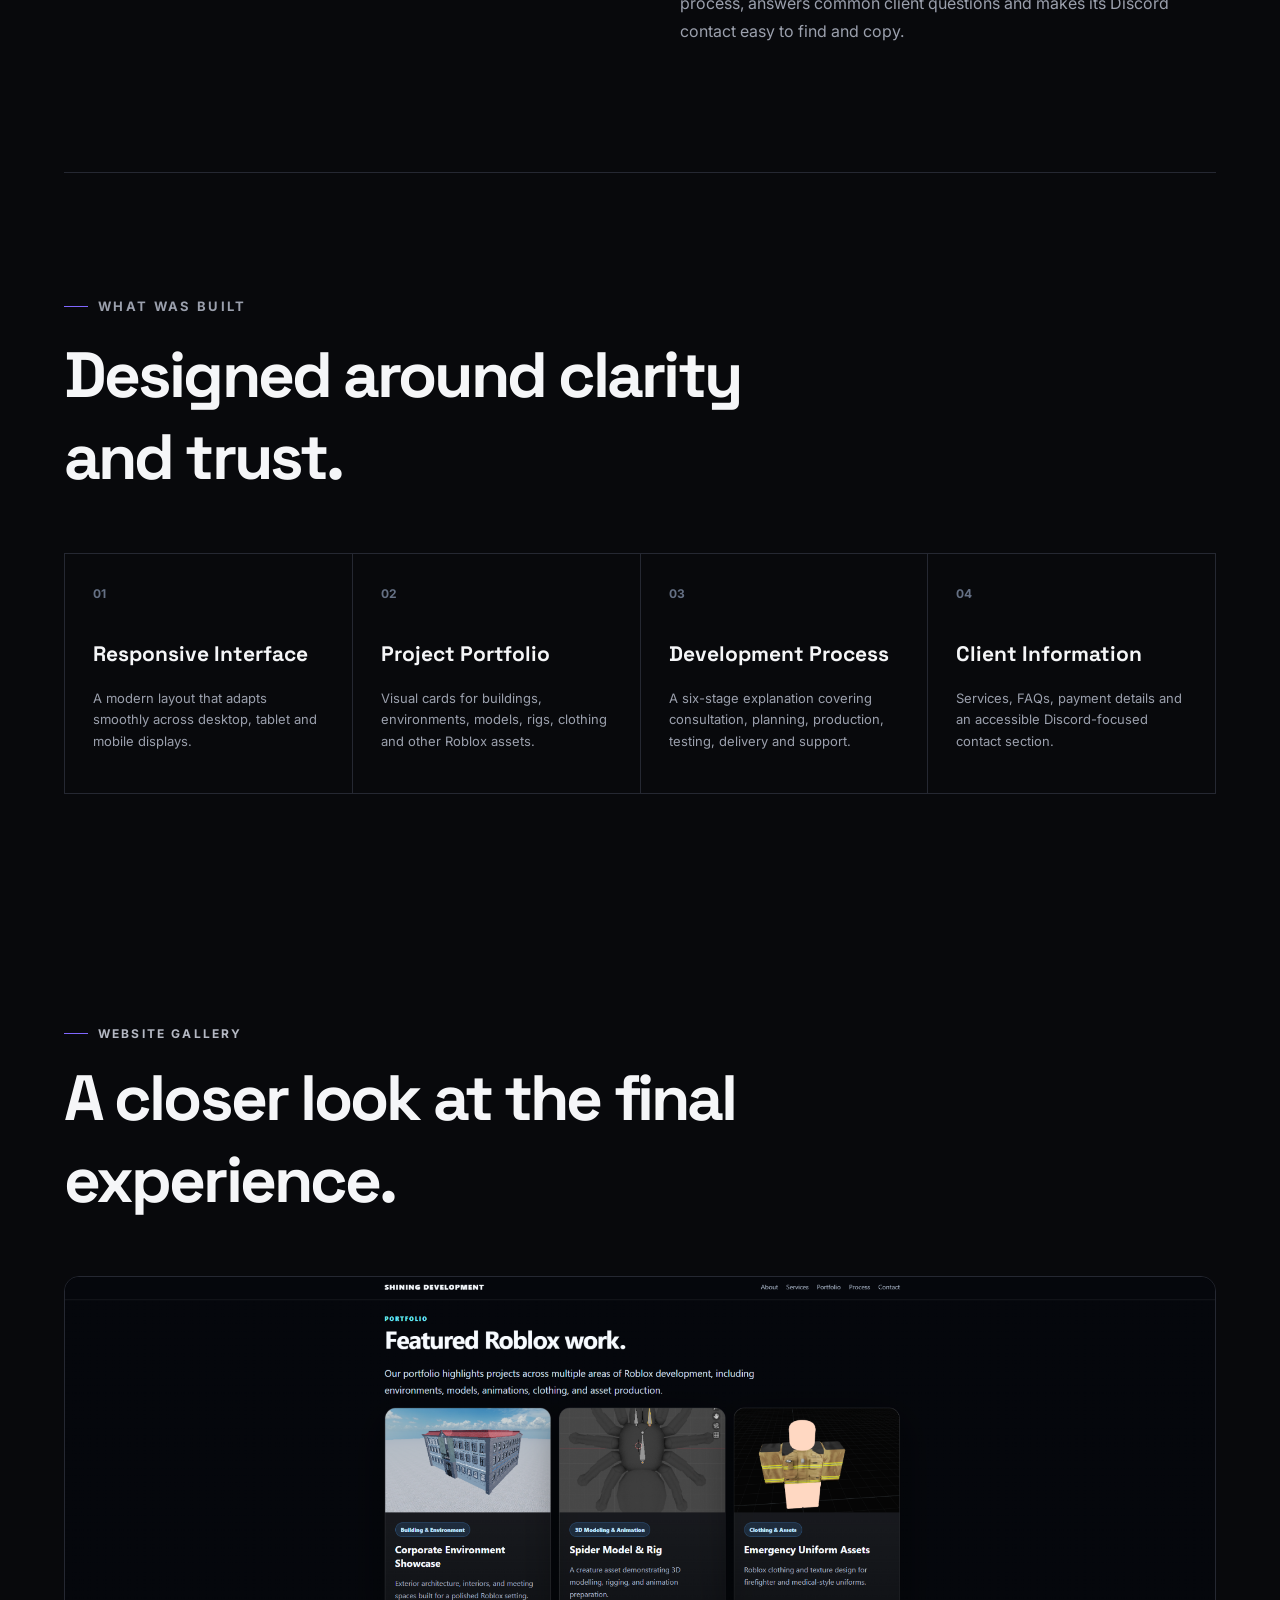
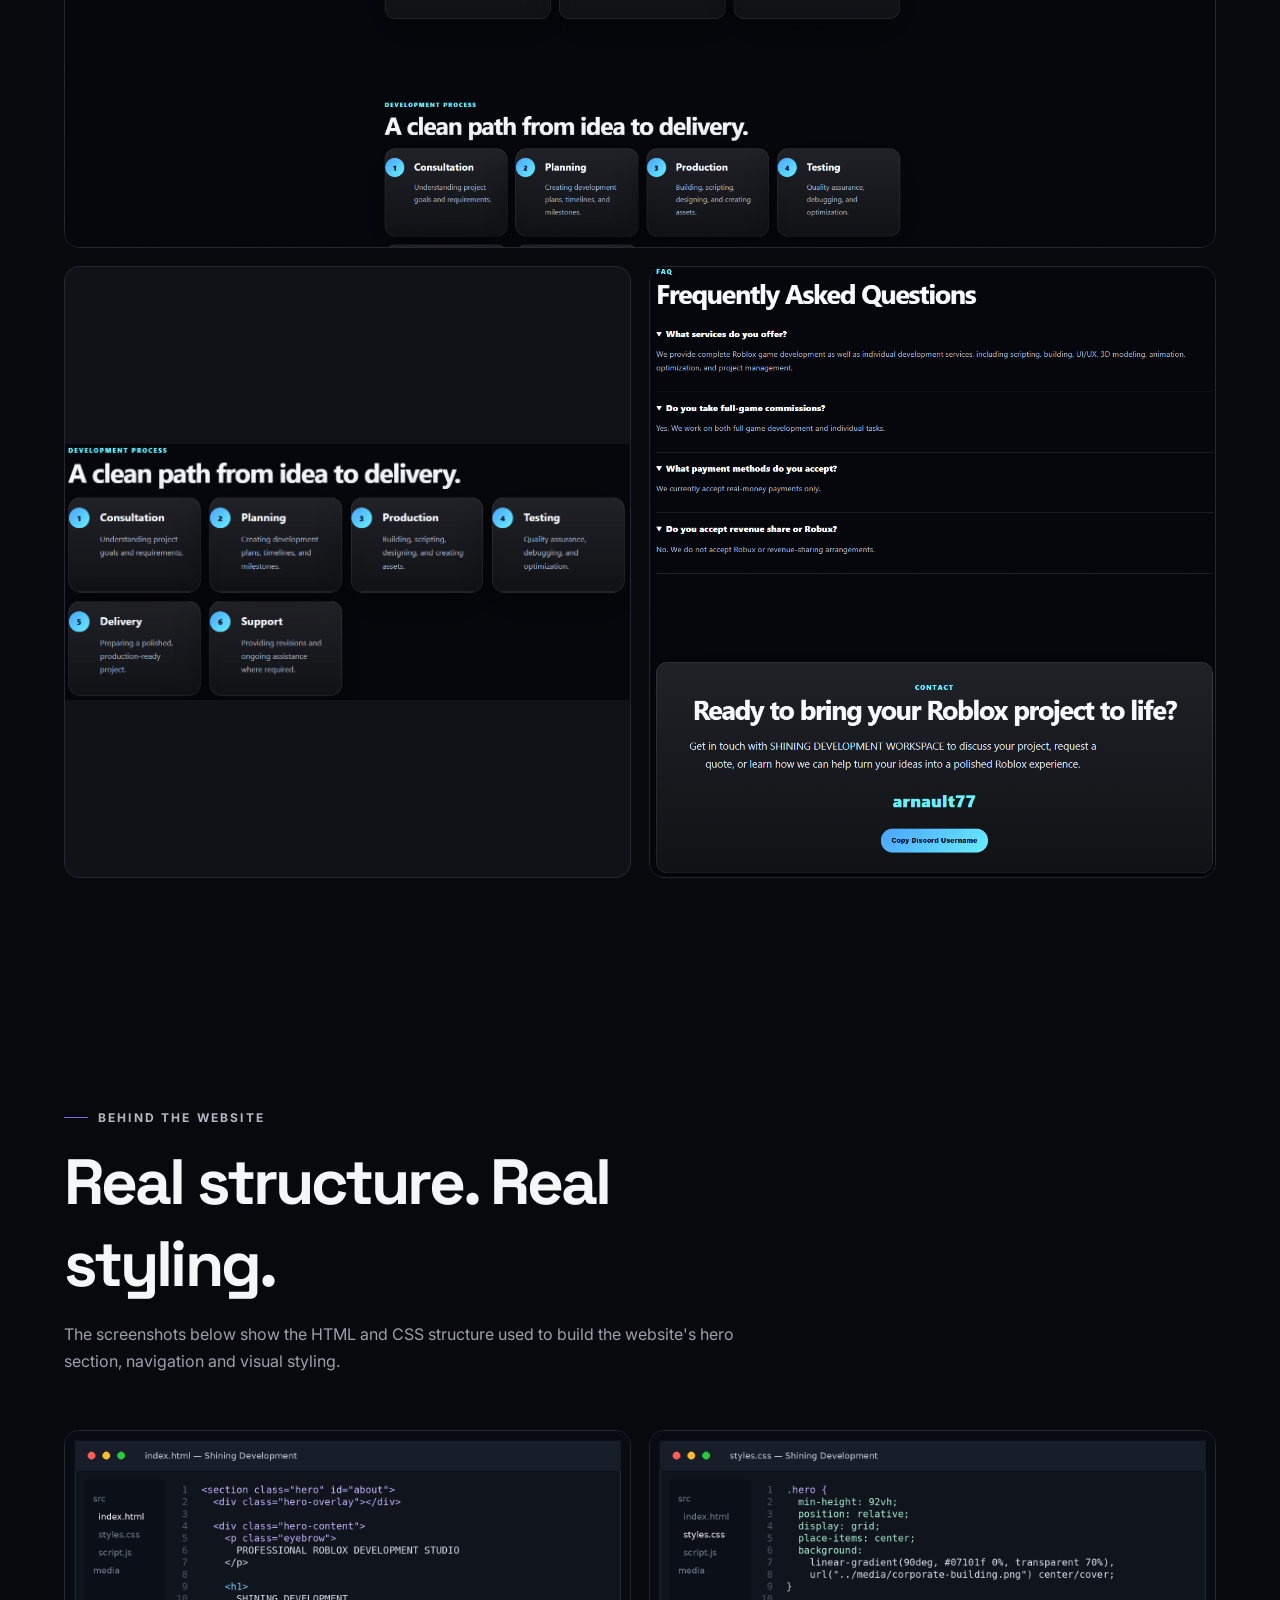
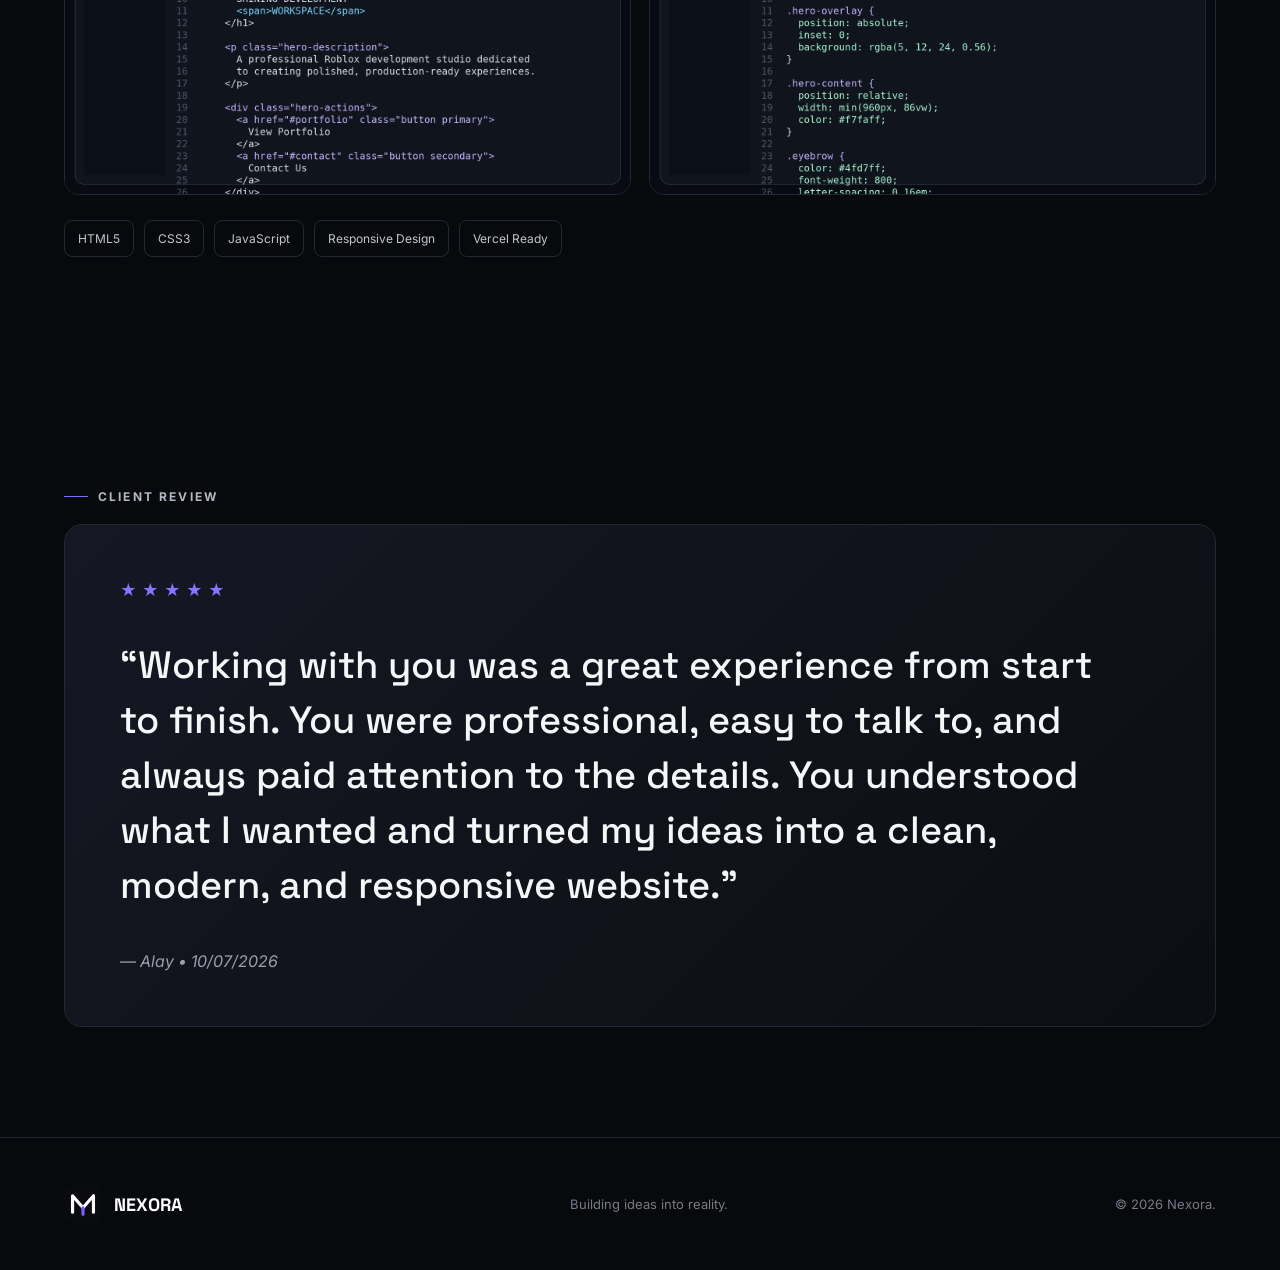
<file: project-shining-development.html>
<!DOCTYPE html>
<html lang="en">
<head>
  <meta charset="UTF-8"><meta name="viewport" content="width=device-width,initial-scale=1">
  <meta name="description" content="Shining Development Workspace website project by Nexora.">
  <title>Shining Development Workspace — Nexora Portfolio</title>
  <link rel="preconnect" href="https://fonts.googleapis.com">
  <link rel="preconnect" href="https://fonts.gstatic.com" crossorigin>
  <link href="https://fonts.googleapis.com/css2?family=Inter:wght@400;500;600;700;800&family=Space+Grotesk:wght@500;600;700&display=swap" rel="stylesheet">
  <link rel="stylesheet" href="styles.css"><link rel="stylesheet" href="portfolio.css">
</head>
<body>
<div class="noise"></div>
<header class="nav">
  <a class="brand" href="index.html"><img src="assets/nexora-logo.svg" alt=""><span>NEXORA</span></a>
  <button class="menu" aria-label="Open menu">☰</button>
  <nav><a href="index.html">Home</a><a href="portfolio.html">Portfolio</a><a href="projects.html">Projects</a><a href="testimonials.html">Testimonials</a></nav>
</header>
<main>
<section class="project-hero section">
  <a class="back-link" href="projects.html">← Back to Projects</a>
  <div class="project-title-row">
    <div><p class="eyebrow"><span></span> CLIENT WEBSITE • COMPLETED</p><h1>Shining Development<br><em>Workspace.</em></h1></div>
    <div class="project-meta"><div><span>Project type</span><strong>Portfolio Website</strong></div><div><span>Industry</span><strong>Roblox Development</strong></div><div><span>Delivered</span><strong>July 2026</strong></div><div><span>Contact system</span><strong>Discord</strong></div></div>
  </div>
</section>

<section class="wide-showcase">
  <img src="assets/shining-home.png" alt="Shining Development website homepage">
</section>

<section class="section project-overview">
  <div><p class="eyebrow"><span></span> PROJECT OVERVIEW</p><h2>A professional home for a Roblox development studio.</h2></div>
  <div><p>Shining Development Workspace needed a focused website capable of presenting its services and Roblox work professionally. Nexora designed and built a dark, responsive experience that combines strong typography, a bright cyan identity and clear paths to the portfolio and contact information.</p>
  <p>The completed site explains the studio's services, displays environment, modelling and clothing work, documents its six-step development process, answers common client questions and makes its Discord contact easy to find and copy.</p></div>
</section>

<section class="section deliverables">
  <div class="section-head"><p class="eyebrow"><span></span> WHAT WAS BUILT</p><h2>Designed around clarity and trust.</h2></div>
  <div class="deliverables-grid">
    <article><b>01</b><h3>Responsive Interface</h3><p>A modern layout that adapts smoothly across desktop, tablet and mobile displays.</p></article>
    <article><b>02</b><h3>Project Portfolio</h3><p>Visual cards for buildings, environments, models, rigs, clothing and other Roblox assets.</p></article>
    <article><b>03</b><h3>Development Process</h3><p>A six-stage explanation covering consultation, planning, production, testing, delivery and support.</p></article>
    <article><b>04</b><h3>Client Information</h3><p>Services, FAQs, payment details and an accessible Discord-focused contact section.</p></article>
  </div>
</section>

<section class="section media-section">
  <div class="section-head"><p class="eyebrow"><span></span> WEBSITE GALLERY</p><h2>A closer look at the final experience.</h2></div>
  <div class="media-grid">
    <button class="media-item large" data-full="assets/shining-portfolio.png"><img src="assets/shining-portfolio.png" alt="Portfolio and process page"></button>
    <button class="media-item" data-full="assets/shining-process.png"><img src="assets/shining-process.png" alt="Development process"></button>
    <button class="media-item" data-full="assets/shining-faq-contact.png"><img src="assets/shining-faq-contact.png" alt="FAQ and contact"></button>
  </div>
</section>

<section class="section code-project">
  <div class="section-head"><p class="eyebrow"><span></span> BEHIND THE WEBSITE</p><h2>Real structure. Real styling.</h2><p>The screenshots below show the HTML and CSS structure used to build the website's hero section, navigation and visual styling.</p></div>
  <div class="code-image-grid">
    <button class="media-item" data-full="assets/shining-code-html.png"><img src="assets/shining-code-html.png" alt="HTML code from Shining Development website"></button>
    <button class="media-item" data-full="assets/shining-code-css.png"><img src="assets/shining-code-css.png" alt="CSS code from Shining Development website"></button>
  </div>
  <div class="tech-row"><span>HTML5</span><span>CSS3</span><span>JavaScript</span><span>Responsive Design</span><span>Vercel Ready</span></div>
</section>

<section class="section project-review">
  <p class="eyebrow"><span></span> CLIENT REVIEW</p>
  <blockquote><div>★★★★★</div><p>“Working with you was a great experience from start to finish. You were professional, easy to talk to, and always paid attention to the details. You understood what I wanted and turned my ideas into a clean, modern, and responsive website.”</p><cite>— Alay • 10/07/2026</cite></blockquote>
</section>
</main>

<div class="lightbox" id="lightbox"><button aria-label="Close">×</button><img alt="Expanded project media"></div>
<footer><a class="brand" href="index.html"><img src="assets/nexora-logo.svg" alt=""><span>NEXORA</span></a><p>Building ideas into reality.</p><p>© <span id="year"></span> Nexora.</p></footer>
<script src="script.js"></script><script src="portfolio.js"></script>
</body></html>
</file>
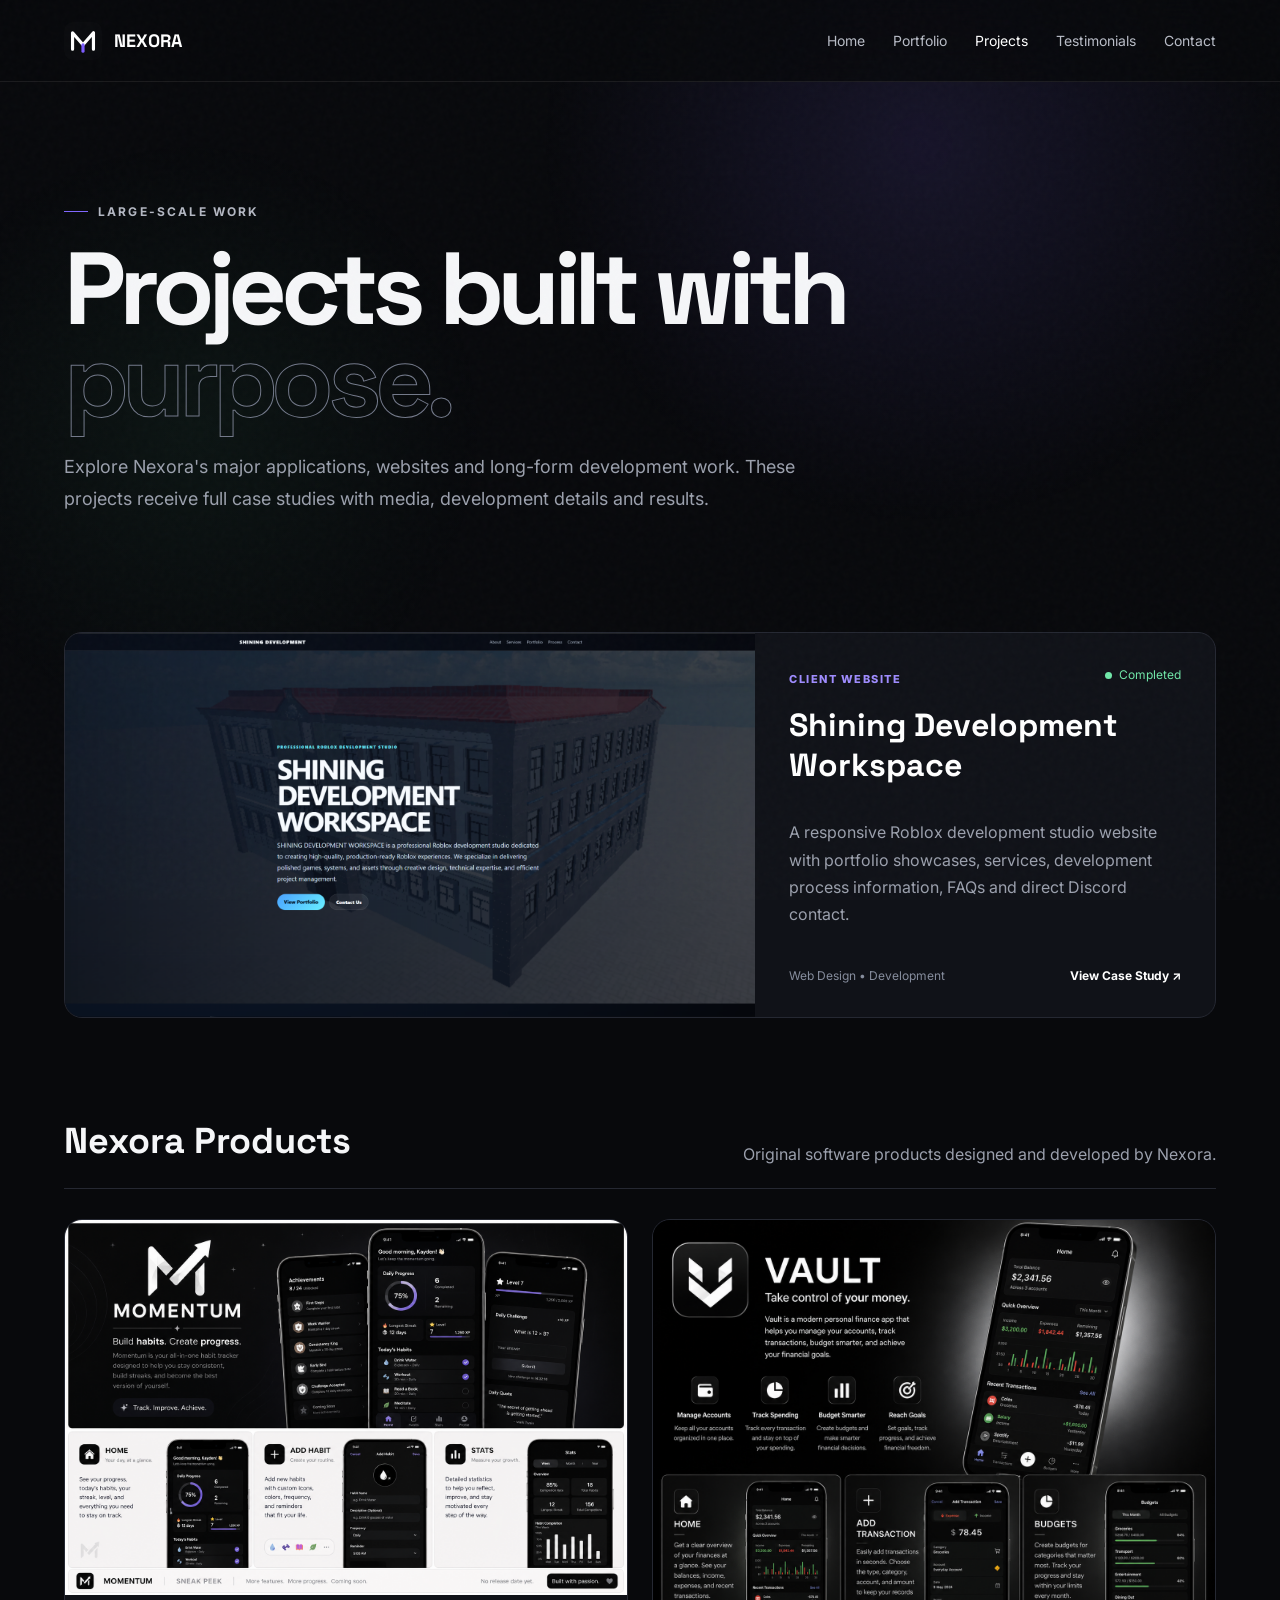
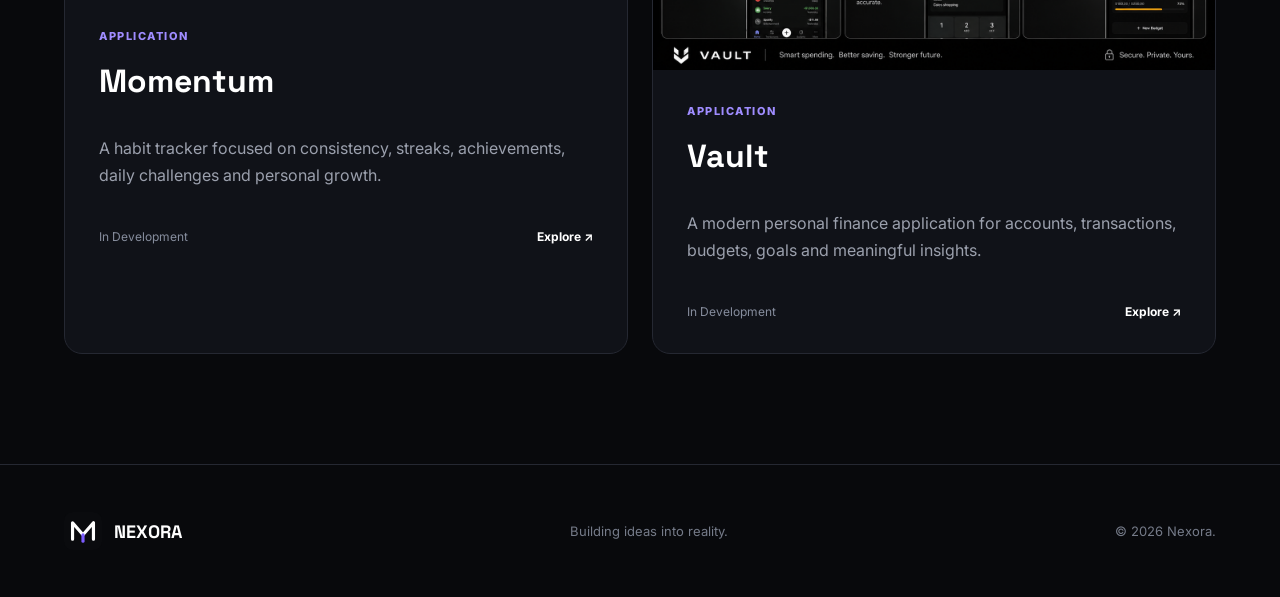
<file: projects.html>
<!DOCTYPE html>
<html lang="en">
<head>
  <meta charset="UTF-8"><meta name="viewport" content="width=device-width,initial-scale=1">
  <meta name="description" content="Explore Nexora's major applications, websites and large development projects.">
  <title>Projects — Nexora</title>
  <link rel="preconnect" href="https://fonts.googleapis.com">
  <link rel="preconnect" href="https://fonts.gstatic.com" crossorigin>
  <link href="https://fonts.googleapis.com/css2?family=Inter:wght@400;500;600;700;800&family=Space+Grotesk:wght@500;600;700&display=swap" rel="stylesheet">
  <link rel="stylesheet" href="styles.css"><link rel="stylesheet" href="portfolio.css">
</head>
<body>
<div class="noise"></div>
<header class="nav">
  <a class="brand" href="index.html"><img src="assets/nexora-logo.svg" alt=""><span>NEXORA</span></a>
  <button class="menu" aria-label="Open menu">☰</button>
  <nav><a href="index.html">Home</a><a href="portfolio.html">Portfolio</a><a class="active" href="projects.html">Projects</a><a href="testimonials.html">Testimonials</a><a href="index.html#contact">Contact</a></nav>
</header>
<main>
<section class="portfolio-hero section">
  <p class="eyebrow"><span></span> LARGE-SCALE WORK</p>
  <h1>Projects built with<br><em>purpose.</em></h1>
  <p class="lead">Explore Nexora's major applications, websites and long-form development work. These projects receive full case studies with media, development details and results.</p>
</section>

<section class="section project-library">
  <div class="portfolio-grid">
    <a class="portfolio-card featured" href="project-shining-development.html">
      <div class="portfolio-thumb"><img src="assets/shining-home.png" alt="Shining Development Workspace website"></div>
      <div class="portfolio-info">
        <div><span class="project-type">CLIENT WEBSITE</span><span class="complete-dot">Completed</span></div>
        <h3>Shining Development Workspace</h3>
        <p>A responsive Roblox development studio website with portfolio showcases, services, development process information, FAQs and direct Discord contact.</p>
        <div class="card-footer"><span>Web Design • Development</span><strong>View Case Study ↗</strong></div>
      </div>
    </a>
  </div>

  <div class="library-head second"><h2>Nexora Products</h2><p>Original software products designed and developed by Nexora.</p></div>
  <div class="portfolio-grid two">
    <a class="portfolio-card" href="index.html#projects"><div class="portfolio-thumb"><img src="assets/momentum-gallery.png" alt="Momentum"></div><div class="portfolio-info"><span class="project-type">APPLICATION</span><h3>Momentum</h3><p>A habit tracker focused on consistency, streaks, achievements, daily challenges and personal growth.</p><div class="card-footer"><span>In Development</span><strong>Explore ↗</strong></div></div></a>
    <a class="portfolio-card" href="index.html#projects"><div class="portfolio-thumb"><img src="assets/vault-showcase.png" alt="Vault"></div><div class="portfolio-info"><span class="project-type">APPLICATION</span><h3>Vault</h3><p>A modern personal finance application for accounts, transactions, budgets, goals and meaningful insights.</p><div class="card-footer"><span>In Development</span><strong>Explore ↗</strong></div></div></a>
  </div>
</section>
</main>
<footer><a class="brand" href="index.html"><img src="assets/nexora-logo.svg" alt=""><span>NEXORA</span></a><p>Building ideas into reality.</p><p>© <span id="year"></span> Nexora.</p></footer>
<script src="script.js"></script>
</body></html>
</file>
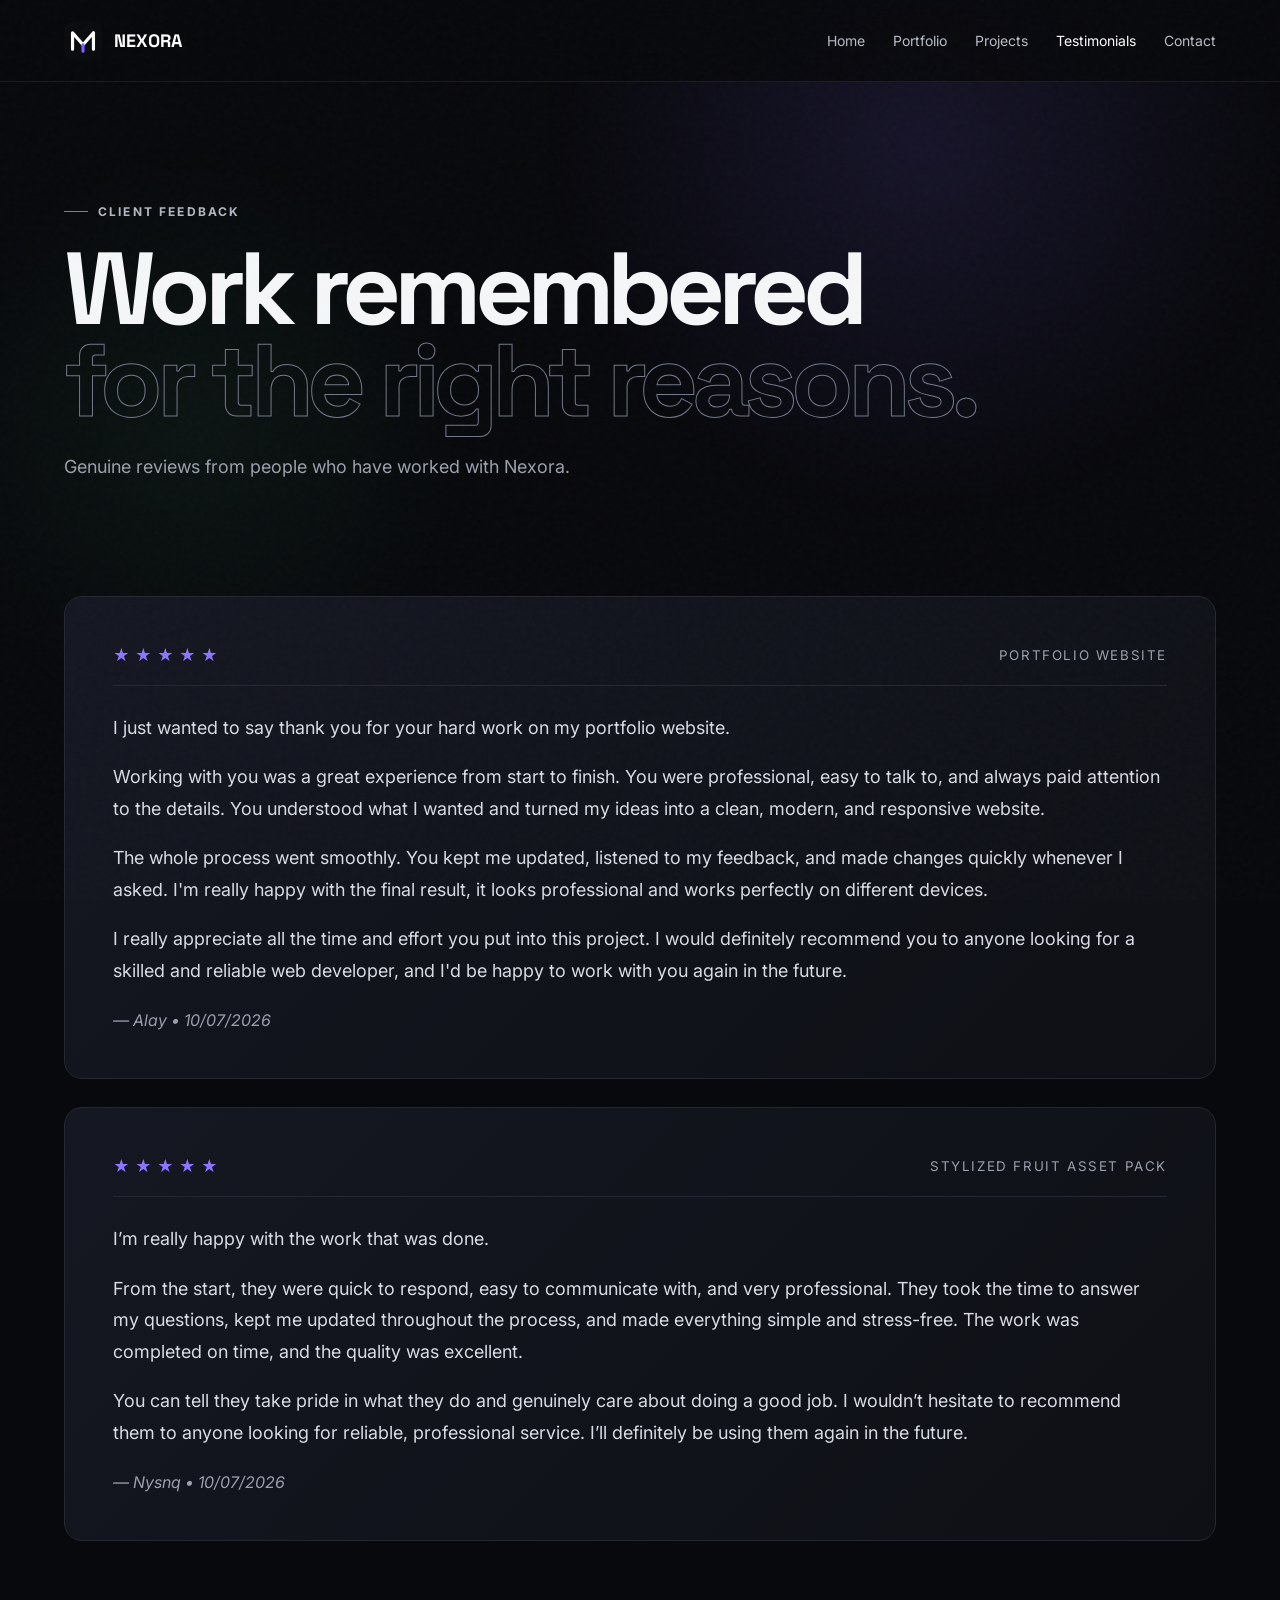
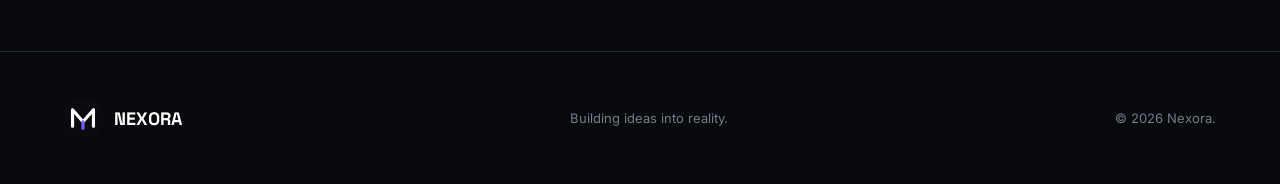
<file: testimonials.html>
<!DOCTYPE html>
<html lang="en">
<head>
  <meta charset="UTF-8"><meta name="viewport" content="width=device-width,initial-scale=1">
  <meta name="description" content="Read genuine client testimonials for Nexora projects.">
  <title>Testimonials — Nexora</title>
  <link rel="preconnect" href="https://fonts.googleapis.com">
  <link rel="preconnect" href="https://fonts.gstatic.com" crossorigin>
  <link href="https://fonts.googleapis.com/css2?family=Inter:wght@400;500;600;700;800&family=Space+Grotesk:wght@500;600;700&display=swap" rel="stylesheet">
  <link rel="stylesheet" href="styles.css"><link rel="stylesheet" href="portfolio.css">
</head>
<body>
<div class="noise"></div>
<header class="nav">
  <a class="brand" href="index.html"><img src="assets/nexora-logo.svg" alt=""><span>NEXORA</span></a>
  <button class="menu" aria-label="Open menu">☰</button>
  <nav><a href="index.html">Home</a><a href="portfolio.html">Portfolio</a><a href="projects.html">Projects</a><a class="active" href="testimonials.html">Testimonials</a><a href="index.html#contact">Contact</a></nav>
</header>
<main>
<section class="portfolio-hero section">
  <p class="eyebrow"><span></span> CLIENT FEEDBACK</p>
  <h1>Work remembered<br><em>for the right reasons.</em></h1>
  <p class="lead">Genuine reviews from people who have worked with Nexora.</p>
</section>

<section class="section testimonial-page">
  <article class="testimonial-card">
    <div class="testimonial-top"><span>★★★★★</span><small>Portfolio Website</small></div>
    <blockquote>
      <p>I just wanted to say thank you for your hard work on my portfolio website.</p>
      <p>Working with you was a great experience from start to finish. You were professional, easy to talk to, and always paid attention to the details. You understood what I wanted and turned my ideas into a clean, modern, and responsive website.</p>
      <p>The whole process went smoothly. You kept me updated, listened to my feedback, and made changes quickly whenever I asked. I'm really happy with the final result, it looks professional and works perfectly on different devices.</p>
      <p>I really appreciate all the time and effort you put into this project. I would definitely recommend you to anyone looking for a skilled and reliable web developer, and I'd be happy to work with you again in the future.</p>
    </blockquote>
    <cite>— Alay • 10/07/2026</cite>
  </article>

  <article class="testimonial-card">
    <div class="testimonial-top"><span>★★★★★</span><small>Stylized Fruit Asset Pack</small></div>
    <blockquote>
      <p>I’m really happy with the work that was done.</p>
      <p>From the start, they were quick to respond, easy to communicate with, and very professional. They took the time to answer my questions, kept me updated throughout the process, and made everything simple and stress-free. The work was completed on time, and the quality was excellent.</p>
      <p>You can tell they take pride in what they do and genuinely care about doing a good job. I wouldn’t hesitate to recommend them to anyone looking for reliable, professional service. I’ll definitely be using them again in the future.</p>
    </blockquote>
    <cite>— Nysnq • 10/07/2026</cite>
  </article>
</section>
</main>
<footer><a class="brand" href="index.html"><img src="assets/nexora-logo.svg" alt=""><span>NEXORA</span></a><p>Building ideas into reality.</p><p>© <span id="year"></span> Nexora.</p></footer>
<script src="script.js"></script>
</body></html>
</file>
<file: styles.css>
:root{--bg:#08090c;--panel:#101116;--panel2:#15171e;--text:#f5f6f8;--muted:#9ba0ad;--line:#252832;--accent:#8067ff;--green:#5ff3a1}
*{box-sizing:border-box}html{scroll-behavior:smooth}body{margin:0;background:var(--bg);color:var(--text);font-family:Inter,sans-serif;overflow-x:hidden}body:before{content:"";position:fixed;inset:0;background:radial-gradient(circle at 72% 16%,rgba(128,103,255,.12),transparent 32%),radial-gradient(circle at 15% 48%,rgba(95,243,161,.05),transparent 25%);pointer-events:none;z-index:-2}.noise{position:fixed;inset:0;opacity:.035;pointer-events:none;z-index:20;background-image:url("data:image/svg+xml,%3Csvg viewBox='0 0 180 180' xmlns='http://www.w3.org/2000/svg'%3E%3Cfilter id='n'%3E%3CfeTurbulence type='fractalNoise' baseFrequency='.9' numOctaves='4' stitchTiles='stitch'/%3E%3C/filter%3E%3Crect width='100%25' height='100%25' filter='url(%23n)' opacity='.65'/%3E%3C/svg%3E")}
.nav{height:82px;display:flex;align-items:center;justify-content:space-between;padding:0 5vw;border-bottom:1px solid rgba(255,255,255,.08);position:sticky;top:0;background:rgba(8,9,12,.82);backdrop-filter:blur(18px);z-index:10}.brand{display:flex;align-items:center;gap:12px;color:white;text-decoration:none;font:700 18px "Space Grotesk"}.brand img{width:38px;height:38px}.nav nav{display:flex;align-items:center;gap:28px}.nav nav a{color:#b9bdc7;text-decoration:none;font-size:14px}.nav nav a:hover{color:white}.nav-cta{border:1px solid #424655;padding:11px 16px;border-radius:10px;color:white!important}.menu{display:none;background:none;border:0;color:white;font-size:25px}
.section{width:min(1180px,90vw);margin:auto;padding:110px 0}.hero{min-height:calc(100vh - 82px);display:grid;grid-template-columns:1.05fr .95fr;align-items:center;gap:60px}.eyebrow{font-size:12px;letter-spacing:.18em;font-weight:700;color:#b4b8c3;display:flex;align-items:center;gap:10px}.eyebrow span{width:24px;height:1px;background:var(--accent)}h1,h2,h3{font-family:"Space Grotesk",sans-serif}h1{font-size:clamp(58px,7.6vw,108px);line-height:.92;letter-spacing:-.06em;margin:22px 0}h1 em{font-style:normal;color:transparent;-webkit-text-stroke:1px #73798a}.lead{max-width:650px;color:var(--muted);font-size:18px;line-height:1.75}.actions{display:flex;gap:12px;margin:34px 0}.button{display:inline-flex;justify-content:center;align-items:center;padding:14px 20px;border-radius:10px;text-decoration:none;font-weight:700;border:0;cursor:pointer}.primary{background:white;color:#08090c}.primary:hover{transform:translateY(-2px)}.ghost{border:1px solid var(--line);color:white;background:#111319}.mini-stats{display:flex;gap:36px;margin-top:54px}.mini-stats div{display:flex;flex-direction:column;gap:5px}.mini-stats strong{font:700 27px "Space Grotesk"}.mini-stats span{font-size:11px;color:var(--muted);max-width:120px}
.hero-visual{position:relative;display:grid;place-items:center}.orb{position:absolute;width:400px;height:400px;border-radius:50%;background:radial-gradient(circle at 35% 30%,#9b8bff,#33258d 45%,transparent 72%);filter:blur(5px);opacity:.55}.code-card{position:relative;width:min(560px,100%);background:rgba(13,15,21,.9);border:1px solid #313544;border-radius:18px;box-shadow:0 40px 90px #000;overflow:hidden;transform:rotate(2deg)}.code-top{height:52px;background:#171a22;display:flex;align-items:center;padding:0 18px;gap:8px;color:#777f91;font-size:12px}.code-top i{width:10px;height:10px;border-radius:50%;background:#3a3f4c}.code-top i:first-child{background:#ff5c57}.code-top i:nth-child(2){background:#febc2e}.code-top i:nth-child(3){background:#28c840}.code-top span{margin-left:12px}.code-card pre{padding:34px;margin:0;overflow:auto;color:#d7dbea;font:15px/1.75 monospace}.code-card b{color:#c993ff}.code-card span{color:#71d4ff}.code-card q{color:#7ae7ad}
.ticker{border-block:1px solid var(--line);padding:18px 0;overflow:hidden;color:#727786;font:700 12px "Space Grotesk";letter-spacing:.16em;white-space:nowrap}.ticker div{animation:slide 25s linear infinite}@keyframes slide{to{transform:translateX(-45%)}}
.section-head{max-width:720px;margin-bottom:55px}.section-head h2,.about h2,.contact h2{font-size:clamp(38px,5vw,67px);letter-spacing:-.045em;margin:16px 0}.section-head>p:last-child{color:var(--muted);line-height:1.7}.project{display:grid;grid-template-columns:1.2fr .8fr;gap:58px;align-items:center;margin:80px 0 145px}.project.reverse{grid-template-columns:.8fr 1.2fr}.project.reverse .project-image{order:2}.project-image{background:#111319;padding:12px;border:1px solid var(--line);border-radius:22px;overflow:hidden}.project-image img{display:block;width:100%;border-radius:13px}.tag{display:inline-block;font-size:11px;letter-spacing:.14em;font-weight:800;padding:8px 10px;border-radius:7px}.green{color:var(--green);background:rgba(95,243,161,.1)}.purple{color:#aa98ff;background:rgba(128,103,255,.12)}.project-copy h3{font-size:56px;margin:18px 0}.project-copy p{color:var(--muted);line-height:1.75}.project-copy ul{padding:0;list-style:none}.project-copy li{border-bottom:1px solid var(--line);padding:13px 0;color:#d7dae2}.project-copy li:before{content:"↗";color:var(--accent);margin-right:12px}.status{margin-top:22px;font-size:13px;color:#aeb3bf}.status span{display:inline-block;width:8px;height:8px;background:#f4bd4f;border-radius:50%;margin-right:8px;box-shadow:0 0 15px #f4bd4f}
.services{border-top:1px solid var(--line)}.service-grid{display:grid;grid-template-columns:repeat(3,1fr);border-top:1px solid var(--line);border-left:1px solid var(--line)}.service-grid article{padding:34px;border-right:1px solid var(--line);border-bottom:1px solid var(--line);min-height:245px;background:rgba(255,255,255,.012)}.service-grid article:hover{background:#12141b}.service-grid b{color:#626979;font-size:12px}.service-grid h3{font-size:23px;margin-top:42px}.service-grid p{color:var(--muted);font-size:14px;line-height:1.7}.offer{display:grid;grid-template-columns:.6fr 1.5fr auto;align-items:center;gap:30px;margin-top:30px;padding:24px;border:1px solid #3b345d;background:linear-gradient(90deg,rgba(128,103,255,.12),transparent);border-radius:12px}.offer span{color:#b5bac6;font-size:14px;line-height:1.6}.offer a{color:white;text-decoration:none;font-weight:700}
.code-section{border-top:1px solid var(--line)}.code-showcase{display:grid;grid-template-columns:1.45fr .55fr;background:#101218;border:1px solid var(--line);border-radius:18px;overflow:hidden}.code-showcase img{width:100%;height:100%;object-fit:cover}.code-notes{padding:40px}.code-notes h3{font-size:28px}.code-notes p{color:var(--muted);line-height:1.7}.chips{display:flex;flex-wrap:wrap;gap:8px;margin-top:25px}.chips span{padding:8px 10px;border:1px solid var(--line);border-radius:7px;color:#c6cad3;font-size:12px}
.about-card{display:grid;grid-template-columns:1fr 1fr;gap:80px;padding:70px;border:1px solid var(--line);background:linear-gradient(135deg,#12141a,#0b0c10);border-radius:20px}.about-card p{color:var(--muted);line-height:1.8}.review-grid{display:grid;grid-template-columns:1fr 1fr;gap:18px}.review-grid blockquote{margin:0;padding:35px;border:1px solid var(--line);border-radius:14px;background:#101218}.review-grid blockquote div{color:#8067ff;letter-spacing:4px}.review-grid blockquote p{font-size:19px;line-height:1.6}.review-grid cite{color:var(--muted);font-size:13px}
.contact-panel{display:grid;grid-template-columns:1fr 1fr;gap:70px;padding:65px;background:white;color:#0b0c10;border-radius:24px}.contact-panel .eyebrow{color:#5e6370}.contact-panel p{color:#606571;line-height:1.75}.contact form{display:grid;gap:16px}.contact label{display:grid;gap:8px;font-weight:700;font-size:13px}.contact input,.contact select,.contact textarea{width:100%;border:1px solid #d9dce2;background:#f4f5f7;padding:14px;border-radius:9px;font:inherit}.contact textarea{min-height:130px;resize:vertical}.contact .primary{background:#0b0c10;color:white}.form-note{font-size:11px!important;margin:0}
.faq details{border-bottom:1px solid var(--line);padding:22px 0}.faq summary{font:600 19px "Space Grotesk";cursor:pointer}.faq details p{color:var(--muted);line-height:1.7;max-width:780px}footer{border-top:1px solid var(--line);padding:45px 5vw;display:flex;justify-content:space-between;align-items:center;color:#757b89;font-size:13px}.reveal{opacity:0;transform:translateY(25px);transition:.8s ease}.reveal.visible{opacity:1;transform:none}
@media(max-width:900px){.nav nav{display:none;position:absolute;top:82px;left:0;right:0;background:#0d0f14;padding:25px;flex-direction:column;border-bottom:1px solid var(--line)}.nav nav.open{display:flex}.menu{display:block}.hero,.project,.project.reverse,.code-showcase,.about-card,.contact-panel{grid-template-columns:1fr}.hero{padding-top:65px}.hero-visual{margin-top:20px}.project.reverse .project-image{order:0}.service-grid{grid-template-columns:1fr 1fr}.offer{grid-template-columns:1fr}.mini-stats{gap:16px;flex-wrap:wrap}footer{flex-direction:column;gap:14px;text-align:center}}
@media(max-width:600px){.section{padding:80px 0}.service-grid,.review-grid{grid-template-columns:1fr}.about-card,.contact-panel{padding:30px}.project-copy h3{font-size:43px}.project{margin-bottom:100px}.actions{flex-direction:column}.mini-stats{display:grid;grid-template-columns:1fr 1fr}.code-card{transform:none}.code-card pre{font-size:12px;padding:20px}h1{font-size:58px}}

.client-feature{border-top:1px solid var(--line)}.homepage-project{display:grid;grid-template-columns:1.25fr .75fr;background:#101218;border:1px solid var(--line);border-radius:18px;overflow:hidden;color:white;text-decoration:none}.homepage-project>div:first-child{overflow:hidden}.homepage-project img{width:100%;height:100%;object-fit:cover;display:block;transition:.45s}.homepage-project>div:last-child{padding:40px;display:flex;flex-direction:column;justify-content:center}.homepage-project span{font-size:11px;letter-spacing:.14em;color:#8e79ff;font-weight:800}.homepage-project h3{font-size:35px;margin:18px 0}.homepage-project p{color:var(--muted);line-height:1.7}.homepage-project strong{margin-top:25px}.homepage-project:hover img{transform:scale(1.025)}
@media(max-width:900px){.homepage-project{grid-template-columns:1fr}}
</file>
<file: portfolio.css>
.nav .active{color:#fff}
.portfolio-hero{padding-bottom:55px}.portfolio-hero h1,.project-hero h1{font-size:clamp(60px,8vw,118px);line-height:.9;letter-spacing:-.065em;margin:24px 0}.portfolio-hero .lead{max-width:750px}
.project-library{padding-top:45px}.library-head{display:flex;justify-content:space-between;align-items:end;border-bottom:1px solid var(--line);padding-bottom:24px;margin-bottom:30px}.library-head h2{font-size:36px;margin:0}.library-head p{color:var(--muted);max-width:480px;margin:0}.library-head.second{margin-top:100px}
.portfolio-grid{display:grid;grid-template-columns:1fr;gap:24px}.portfolio-grid.two{grid-template-columns:1fr 1fr}.portfolio-card{display:grid;grid-template-columns:1.2fr .8fr;text-decoration:none;color:white;border:1px solid var(--line);background:#101218;border-radius:18px;overflow:hidden;transition:.3s}.portfolio-grid.two .portfolio-card{display:block}.portfolio-card:hover{transform:translateY(-6px);border-color:#4b5264}.portfolio-thumb{overflow:hidden;min-height:290px}.portfolio-thumb img{width:100%;height:100%;object-fit:cover;display:block;transition:.5s}.portfolio-card:hover img{transform:scale(1.025)}.portfolio-info{padding:34px;display:flex;flex-direction:column}.project-type{font-size:11px;letter-spacing:.14em;font-weight:800;color:#9f8cff}.complete-dot{float:right;font-size:12px;color:#70e7a8}.complete-dot:before{content:"";display:inline-block;width:7px;height:7px;border-radius:50%;background:#70e7a8;margin-right:7px}.portfolio-info h3{font-size:32px;margin:18px 0}.portfolio-info p{color:var(--muted);line-height:1.7}.card-footer{display:flex;justify-content:space-between;margin-top:auto;padding-top:24px;font-size:12px;color:#868d9d}.card-footer strong{color:white}
.project-hero{padding-bottom:65px}.back-link{color:#a8adba;text-decoration:none}.project-title-row{display:grid;grid-template-columns:1.4fr .6fr;gap:60px;align-items:end}.project-meta{display:grid;grid-template-columns:1fr 1fr;gap:22px}.project-meta div{border-top:1px solid var(--line);padding-top:12px}.project-meta span,.project-meta strong{display:block}.project-meta span{font-size:11px;color:var(--muted);margin-bottom:8px}.project-meta strong{font-size:13px}
.wide-showcase{width:min(1500px,96vw);margin:auto;border:1px solid var(--line);border-radius:20px;overflow:hidden;background:#111}.wide-showcase img{display:block;width:100%}
.project-overview{display:grid;grid-template-columns:1fr 1fr;gap:80px}.project-overview h2{font-size:50px;line-height:1.05}.project-overview p{color:var(--muted);line-height:1.8;font-size:16px}
.deliverables{border-top:1px solid var(--line)}.deliverables-grid{display:grid;grid-template-columns:repeat(4,1fr);border-left:1px solid var(--line);border-top:1px solid var(--line)}.deliverables article{padding:28px;border-right:1px solid var(--line);border-bottom:1px solid var(--line);min-height:230px}.deliverables b{color:#657084;font-size:12px}.deliverables h3{font-size:21px;margin-top:38px}.deliverables p{color:var(--muted);line-height:1.65;font-size:13px}
.media-grid{display:grid;grid-template-columns:1fr 1fr;gap:18px}.media-item{padding:0;border:1px solid var(--line);background:#101218;border-radius:15px;overflow:hidden;cursor:zoom-in}.media-item.large{grid-column:1/-1}.media-item img{display:block;width:100%;transition:.4s}.media-item:hover img{transform:scale(1.015)}
.code-image-grid{display:grid;grid-template-columns:1fr 1fr;gap:18px}.tech-row{display:flex;gap:10px;flex-wrap:wrap;margin-top:25px}.tech-row span{border:1px solid var(--line);padding:10px 13px;border-radius:8px;color:#c1c6d0;font-size:12px}
.project-review blockquote{margin:20px 0 0;padding:55px;border:1px solid var(--line);border-radius:18px;background:linear-gradient(135deg,#151723,#0d0e13)}.project-review blockquote div{color:#8a73ff;letter-spacing:5px}.project-review blockquote p{font:500 clamp(22px,3vw,38px)/1.45 "Space Grotesk";max-width:1000px}.project-review cite{color:var(--muted)}
.next-project{text-align:center;border-top:1px solid var(--line)}.next-project p{color:var(--muted)}.next-project h2{font-size:clamp(40px,6vw,78px);max-width:950px;margin:15px auto 35px;letter-spacing:-.05em}
.lightbox{position:fixed;inset:0;background:rgba(0,0,0,.92);z-index:100;display:none;place-items:center;padding:4vw}.lightbox.open{display:grid}.lightbox img{max-width:94vw;max-height:88vh;border-radius:10px}.lightbox button{position:absolute;right:25px;top:18px;color:white;background:none;border:0;font-size:42px;cursor:pointer}
@media(max-width:900px){.portfolio-card,.project-title-row,.project-overview{grid-template-columns:1fr}.portfolio-grid.two,.code-image-grid{grid-template-columns:1fr}.deliverables-grid{grid-template-columns:1fr 1fr}.project-meta{margin-top:20px}.library-head{display:block}.library-head p{margin-top:10px}}
@media(max-width:600px){.deliverables-grid,.media-grid{grid-template-columns:1fr}.media-item.large{grid-column:auto}.project-review blockquote{padding:28px}.portfolio-hero h1,.project-hero h1{font-size:58px}}

.testimonial-page{display:grid;gap:28px;padding-top:40px}.testimonial-card{padding:48px;border:1px solid var(--line);border-radius:18px;background:linear-gradient(135deg,#151722,#0e1015)}.testimonial-top{display:flex;justify-content:space-between;align-items:center;border-bottom:1px solid var(--line);padding-bottom:20px;margin-bottom:26px}.testimonial-top span{color:#8c76ff;letter-spacing:5px}.testimonial-top small{color:var(--muted);text-transform:uppercase;letter-spacing:.12em}.testimonial-card blockquote{margin:0}.testimonial-card blockquote p{font-size:18px;line-height:1.75;color:#d8dbe3}.testimonial-card cite{display:block;margin-top:24px;color:var(--muted)}
</file>
